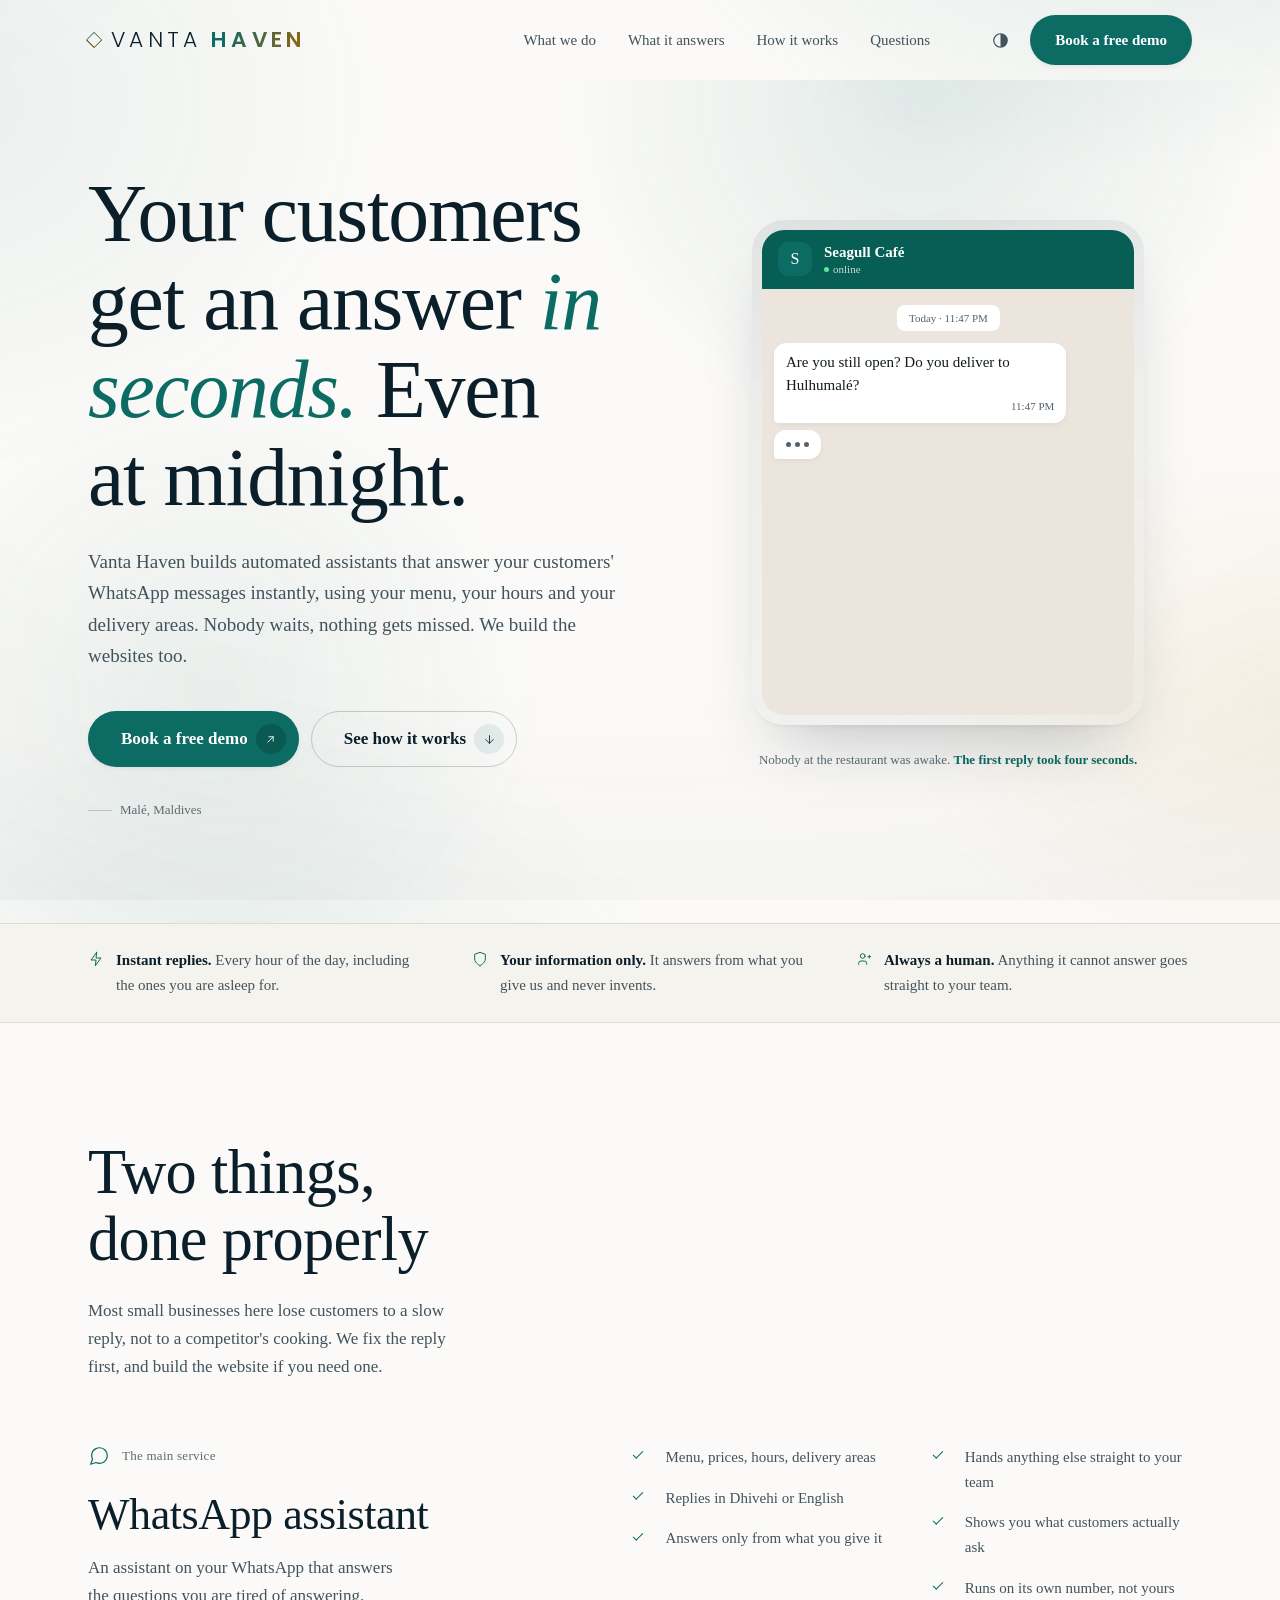
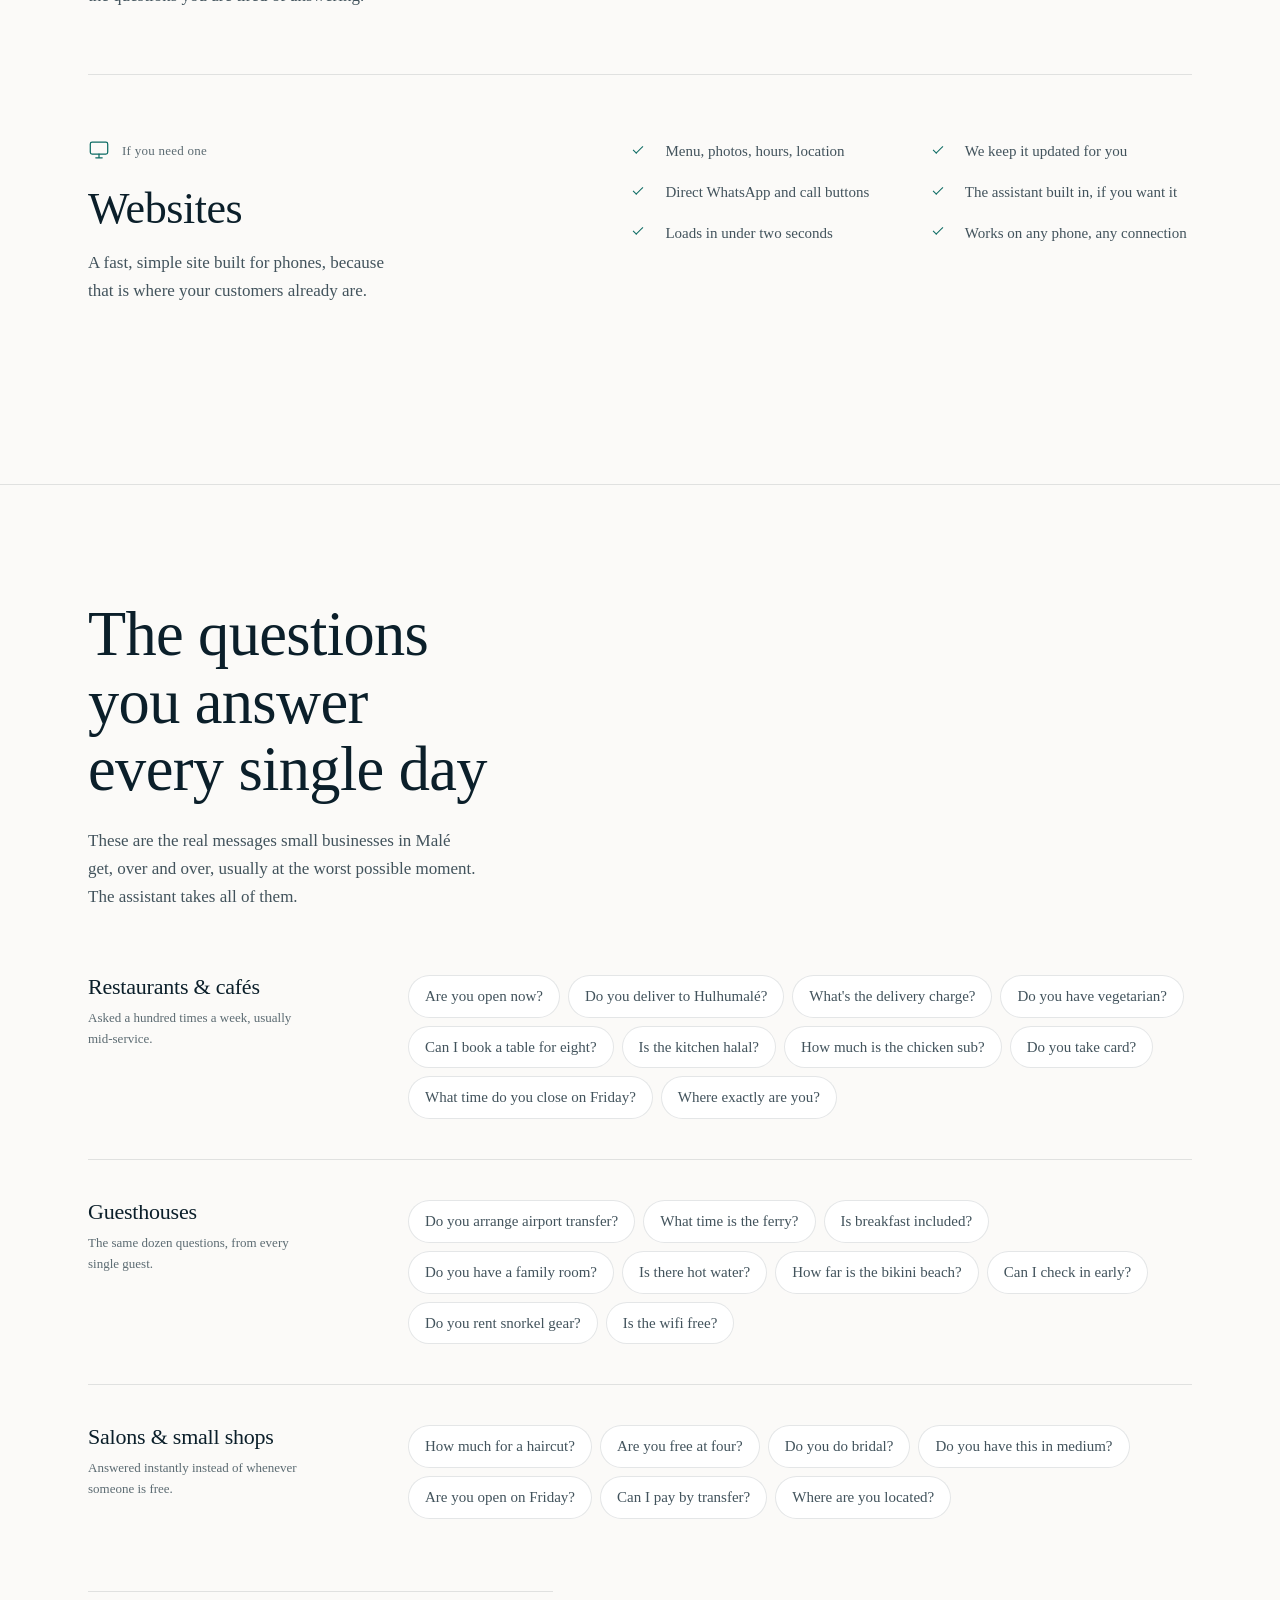
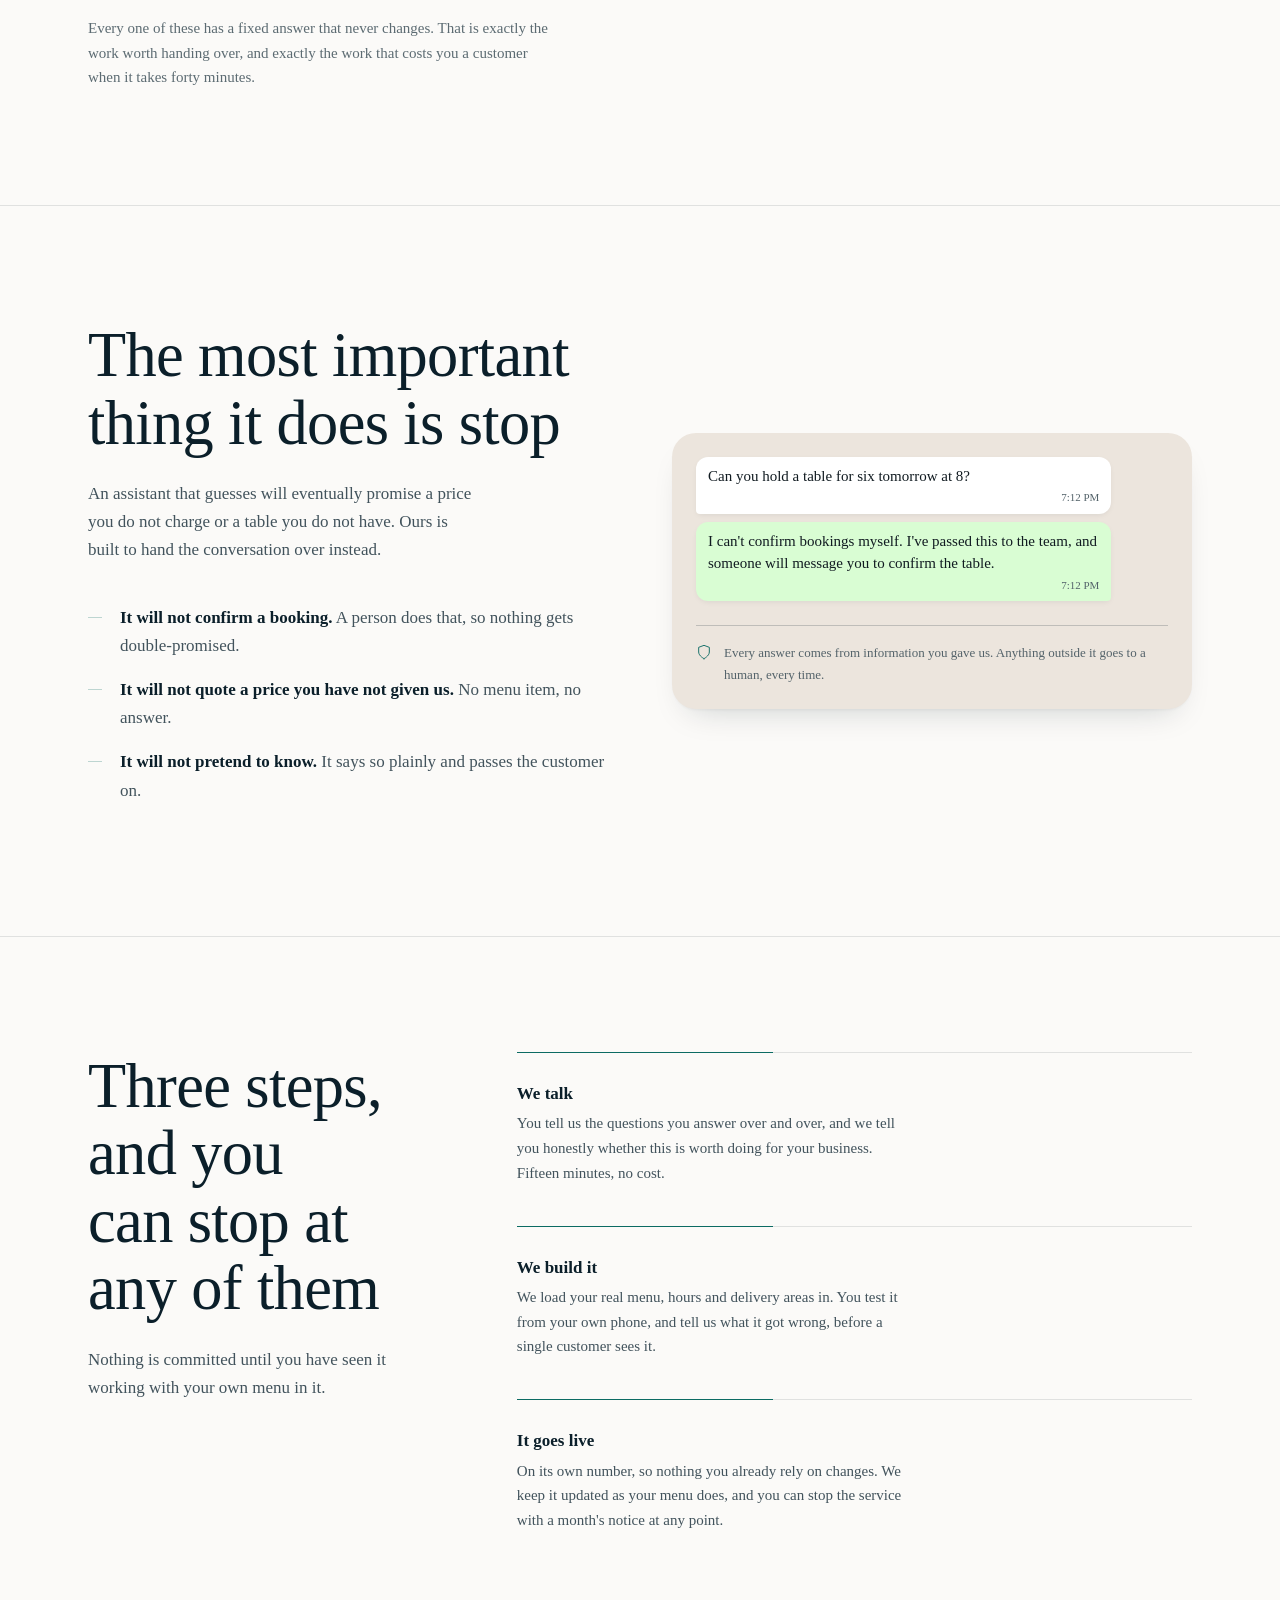
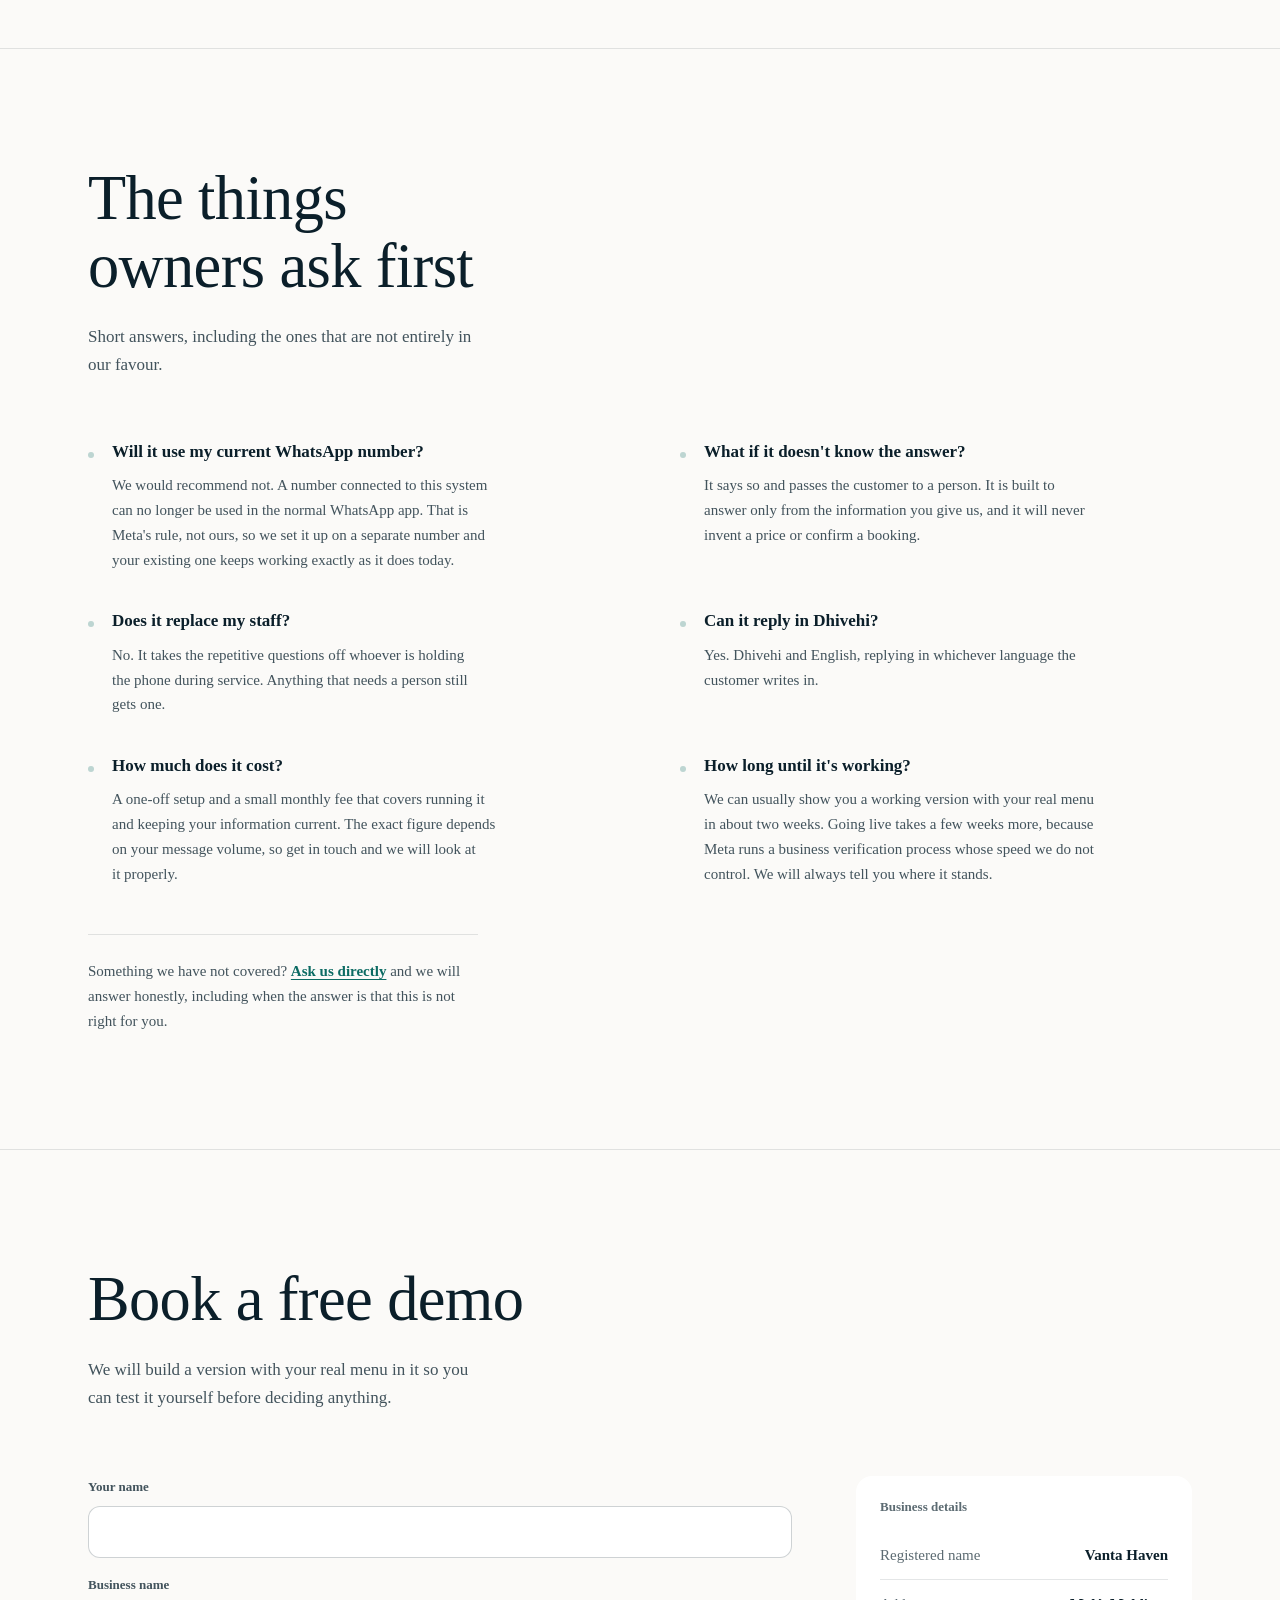
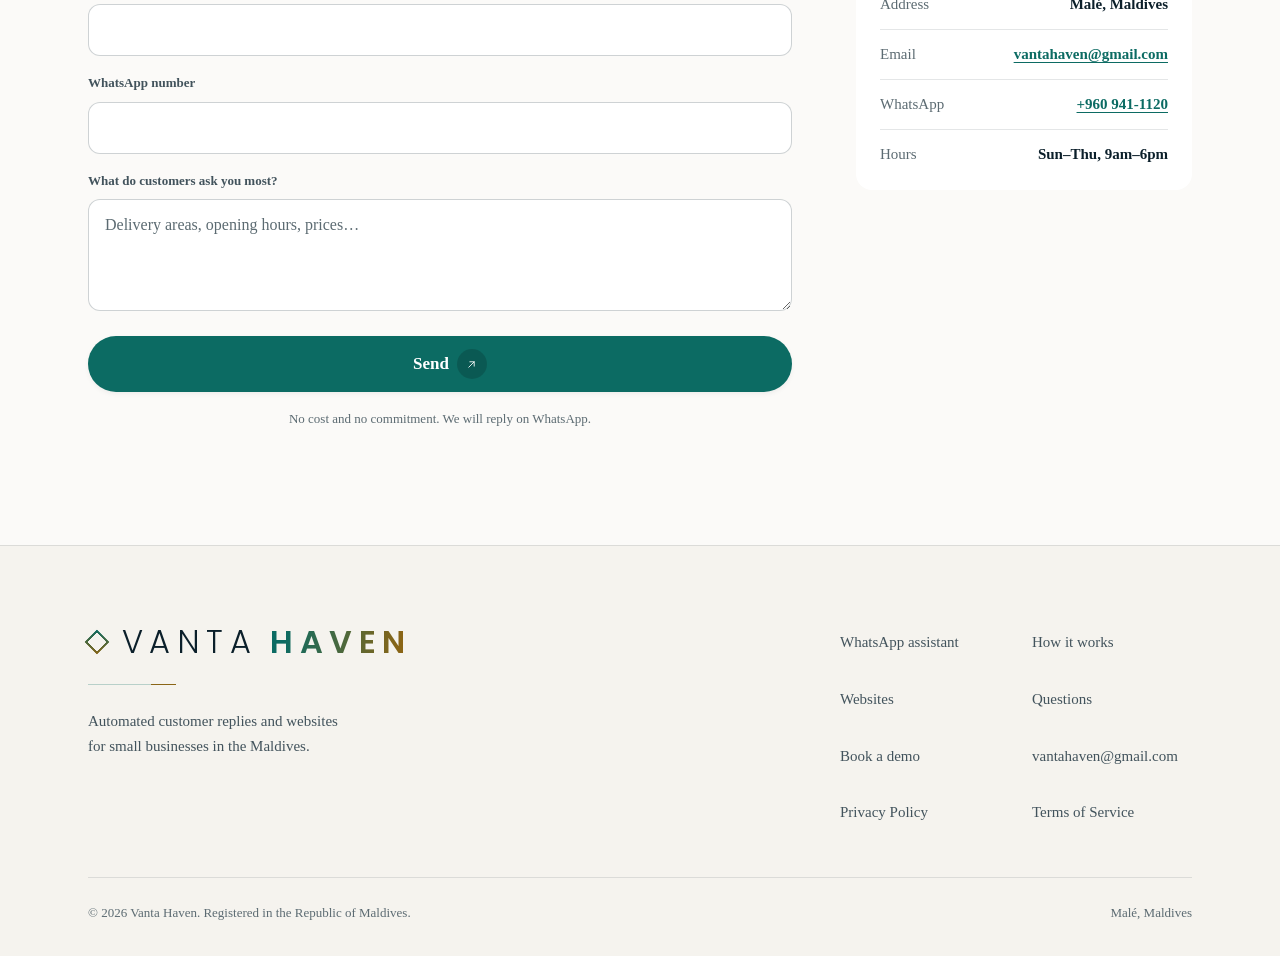
<file: index.html>
<!DOCTYPE html>
<html lang="en">
<head>
<meta charset="utf-8">
<meta name="viewport" content="width=device-width, initial-scale=1">
<title>Vanta Haven — WhatsApp assistants for Maldivian businesses</title>
<meta name="description" content="Vanta Haven builds automated assistants that answer your customers' WhatsApp messages instantly, from your menu, hours and delivery areas, so nobody waits. Websites too. Based in Malé, Maldives.">
<link rel="canonical" href="https://vantahaven.mv/">

<meta property="og:type" content="website">
<meta property="og:url" content="https://vantahaven.mv/">
<meta property="og:site_name" content="Vanta Haven">
<meta property="og:title" content="Vanta Haven — WhatsApp assistants for Maldivian businesses">
<meta property="og:description" content="Your customers get an answer in seconds. Even at midnight. Automated WhatsApp assistants and websites for small businesses in the Maldives.">
<meta property="og:locale" content="en_GB">
<meta property="og:image" content="https://vantahaven.mv/assets/og.png">
<meta property="og:image:width" content="1200">
<meta property="og:image:height" content="630">
<meta property="og:image:alt" content="Vanta Haven — your customers get an answer in seconds. Even at midnight.">
<meta name="twitter:card" content="summary_large_image">
<meta name="theme-color" content="#07100F">

<link rel="icon" type="image/svg+xml" href="assets/favicon.svg">
<link rel="apple-touch-icon" href="assets/apple-touch-icon.png">

<script>
(function(){
  var d=document.documentElement,t;
  d.classList.add('js');
  try{
    t=localStorage.getItem('nh-theme');
    if(t!=='light'&&t!=='dark'){
      t=window.matchMedia&&window.matchMedia('(prefers-color-scheme: light)').matches?'light':'dark';
    }
  }catch(e){t='dark';}
  d.setAttribute('data-theme',t);
  var m=document.querySelector('meta[name="theme-color"]');
  if(m)m.setAttribute('content',t==='light'?'#FBFAF8':'#07100F');
})();
</script>

<link rel="stylesheet" href="assets/styles.css">

<script type="application/ld+json">
{
  "@context":"https://schema.org",
  "@type":"ProfessionalService",
  "name":"Vanta Haven",
  "description":"Automated WhatsApp assistants and websites for small businesses in the Maldives.",
  "url":"https://vantahaven.mv/",
  "email":"vantahaven@gmail.com",
  "areaServed":{"@type":"Country","name":"Maldives"},
  "address":{"@type":"PostalAddress","addressLocality":"Malé","addressCountry":"MV"},
  "openingHoursSpecification":[{
    "@type":"OpeningHoursSpecification",
    "dayOfWeek":["Sunday","Monday","Tuesday","Wednesday","Thursday"],
    "opens":"09:00",
    "closes":"18:00"
  }]
}
</script>
<script type="application/ld+json">
{
  "@context": "https://schema.org",
  "@type": "FAQPage",
  "mainEntity": [
    {
      "@type": "Question",
      "name": "Will it use my current WhatsApp number?",
      "acceptedAnswer": {
        "@type": "Answer",
        "text": "We would recommend not. A number connected to this system can no longer be used in the normal WhatsApp app. That is Meta's rule, not ours, so we set it up on a separate number and your existing one keeps working exactly as it does today."
      }
    },
    {
      "@type": "Question",
      "name": "What if it doesn't know the answer?",
      "acceptedAnswer": {
        "@type": "Answer",
        "text": "It says so and passes the customer to a person. It is built to answer only from the information you give us, and it will never invent a price or confirm a booking."
      }
    },
    {
      "@type": "Question",
      "name": "Does it replace my staff?",
      "acceptedAnswer": {
        "@type": "Answer",
        "text": "No. It takes the repetitive questions off whoever is holding the phone during service. Anything that needs a person still gets one."
      }
    },
    {
      "@type": "Question",
      "name": "Can it reply in Dhivehi?",
      "acceptedAnswer": {
        "@type": "Answer",
        "text": "Yes. Dhivehi and English, replying in whichever language the customer writes in."
      }
    },
    {
      "@type": "Question",
      "name": "How much does it cost?",
      "acceptedAnswer": {
        "@type": "Answer",
        "text": "A one-off setup and a small monthly fee that covers running it and keeping your information current. The exact figure depends on your message volume, so get in touch and we will look at it properly."
      }
    },
    {
      "@type": "Question",
      "name": "How long until it's working?",
      "acceptedAnswer": {
        "@type": "Answer",
        "text": "We can usually show you a working version with your real menu in about two weeks. Going live takes a few weeks more, because Meta runs a business verification process whose speed we do not control. We will always tell you where it stands."
      }
    }
  ]
}
</script>
</head>
<body>

<a class="skip" href="#main">Skip to content</a>

<header class="site-header" data-stuck="false">
  <div class="wrap">
    <nav class="nav" aria-label="Primary">
      <a class="wordmark" data-logo-responsive aria-label="Vanta Haven — home" href="index.html"><span class="wordmark__mark" aria-hidden="true"></span><span class="wordmark__v">Vanta</span><span class="wordmark__mono" aria-hidden="true">H</span><span class="wordmark__h">Haven</span></a>

      <ul class="nav__links">
        <li><a href="#what-we-do">What we do</a></li>
        <li><a href="#what-it-answers">What it answers</a></li>
        <li><a href="#how-it-works">How it works</a></li>
        <li><a href="#questions">Questions</a></li>
      </ul>

      <div class="nav__end">
        <button class="theme" type="button" data-theme-toggle data-tip="Dark / light">
          <svg viewBox="0 0 24 24" fill="none" stroke="currentColor" stroke-width="1.5" stroke-linecap="round" stroke-linejoin="round" aria-hidden="true">
            <circle cx="12" cy="12" r="8.5"/>
            <path d="M12 3.5a8.5 8.5 0 0 1 0 17z" fill="currentColor" stroke="none"/>
          </svg>
          <span class="sr" data-theme-label>Switch to light theme</span>
        </button>

        <a class="btn btn--primary nav__cta" href="#contact">Book a free demo</a>

        <button class="nav__toggle" type="button" aria-expanded="false" aria-controls="mobile-nav">
          <span class="bar"></span>
          <span class="sr">Menu</span>
        </button>
      </div>
    </nav>

    <div class="nav__drawer" id="mobile-nav" data-open="false">
      <a href="#what-we-do">What we do</a>
      <a href="#what-it-answers">What it answers</a>
      <a href="#how-it-works">How it works</a>
      <a href="#questions">Questions</a>
      <a class="btn btn--primary btn--block" href="#contact">Book a free demo</a>
    </div>
  </div>
</header>

<main id="main">

  <section class="hero">
    <div class="hero__aura" aria-hidden="true"></div>
    <div class="wrap">
      <div class="hero__grid">

        <div>
          <h1 data-rise>Your customers get an answer <em>in seconds.</em> Even at midnight.</h1>
          <p class="hero__lead" data-rise="2">
            Vanta Haven builds automated assistants that answer your customers' WhatsApp messages
            instantly, using your menu, your hours and your delivery areas. Nobody waits, nothing
            gets missed. We build the websites too.
          </p>
          <div class="hero__actions" data-rise="3">
            <a class="btn btn--primary btn--lg" href="#contact">
              Book a free demo
              <span class="btn__disc" aria-hidden="true">
                <svg viewBox="0 0 24 24" fill="none" stroke="currentColor" stroke-linecap="round" stroke-linejoin="round"><path d="M7 17 17 7M9 7h8v8"/></svg>
              </span>
            </a>
            <a class="btn btn--ghost btn--lg" href="#how-it-works">
              See how it works
              <span class="btn__disc" aria-hidden="true">
                <svg viewBox="0 0 24 24" fill="none" stroke="currentColor" stroke-linecap="round" stroke-linejoin="round"><path d="M12 5v14M5 12l7 7 7-7"/></svg>
              </span>
            </a>
          </div>
          <p class="hero__where" data-rise="4">Malé, Maldives</p>
        </div>

        <div class="demo" id="demo">
          <div class="demo__tray" data-rise="2">
            <div class="demo__phone">
              <div class="demo__bar">
                <span class="demo__av" aria-hidden="true">S</span>
                <span class="demo__who">
                  <b>Seagull Café</b>
                  <span><i aria-hidden="true"></i> online</span>
                </span>
              </div>
              <div class="demo__body" role="img" aria-label="An example WhatsApp conversation at 11:47 PM. A customer asks whether the restaurant is open and delivers to Hulhumalé, and the assistant answers instantly with the closing time, the delivery charge and the vegetarian options.">
                <span class="demo__stamp" data-seq data-hold="500">Today · 11:47 PM</span>

                <div class="msg msg--in" data-seq data-hold="900">
                  Are you still open? Do you deliver to Hulhumalé?
                  <time>11:47 PM</time>
                </div>

                <div class="typing" data-hold="1100" aria-hidden="true"><i></i><i></i><i></i></div>

                <div class="msg msg--out" data-seq data-hold="1600">
                  Open until 1:00 AM. Yes, we deliver to Hulhumalé: MVR 30, about 35 minutes.
                  <time>11:47 PM</time>
                </div>

                <div class="msg msg--in" data-seq data-hold="800">
                  Anything vegetarian?
                  <time>11:48 PM</time>
                </div>

                <div class="typing" data-hold="900" aria-hidden="true"><i></i><i></i><i></i></div>

                <div class="msg msg--out" data-seq data-hold="0">
                  Five vegetarian dishes tonight. Sending you the list and prices now.
                  <time>11:48 PM</time>
                </div>
              </div>
            </div>
          </div>
          <p class="demo__caption">Nobody at the restaurant was awake. <b>The first reply took four seconds.</b></p>
          <button class="demo__replay" type="button" data-replay hidden>
            <svg viewBox="0 0 24 24" fill="none" stroke="currentColor" stroke-linecap="round" stroke-linejoin="round" aria-hidden="true"><path d="M3 12a9 9 0 1 0 3-6.7"/><path d="M3 4v4h4"/></svg>
            Play again
          </button>
        </div>

      </div>
    </div>
  </section>

  <div class="band">
    <div class="wrap">
      <ul data-reveal-group>
        <li>
          <svg viewBox="0 0 24 24" fill="none" stroke="currentColor" stroke-linecap="round" stroke-linejoin="round" aria-hidden="true"><path d="M13 2 4.5 13.5H12l-1 8.5 8.5-11.5H12l1-8.5z"/></svg>
          <span><b>Instant replies.</b> Every hour of the day, including the ones you are asleep for.</span>
        </li>
        <li>
          <svg viewBox="0 0 24 24" fill="none" stroke="currentColor" stroke-linecap="round" stroke-linejoin="round" aria-hidden="true"><path d="M12 22s8-4 8-10V5l-8-3-8 3v7c0 6 8 10 8 10z"/></svg>
          <span><b>Your information only.</b> It answers from what you give us and never invents.</span>
        </li>
        <li>
          <svg viewBox="0 0 24 24" fill="none" stroke="currentColor" stroke-linecap="round" stroke-linejoin="round" aria-hidden="true"><path d="M16 20v-1.5a3.5 3.5 0 0 0-3.5-3.5h-5A3.5 3.5 0 0 0 4 18.5V20"/><circle cx="10" cy="7.5" r="3.5"/><path d="M18 8.5h4M20 6.5v4"/></svg>
          <span><b>Always a human.</b> Anything it cannot answer goes straight to your team.</span>
        </li>
      </ul>
    </div>
  </div>

  <section class="section" id="what-we-do">
    <div class="wrap">
      <div class="shead" data-reveal>
        <h2>Two things, done properly</h2>
        <p>Most small businesses here lose customers to a slow reply, not to a competitor's
           cooking. We fix the reply first, and build the website if you need one.</p>
      </div>

      <article class="svc" data-reveal>
        <div>
          <div class="svc__mark">
            <svg viewBox="0 0 24 24" fill="none" stroke="currentColor" stroke-linecap="round" stroke-linejoin="round" aria-hidden="true"><path d="M21 11.5a8.4 8.4 0 0 1-.9 3.8 8.5 8.5 0 0 1-7.6 4.7 8.4 8.4 0 0 1-3.8-.9L3 21l1.9-5.7a8.4 8.4 0 0 1-.9-3.8 8.5 8.5 0 0 1 4.7-7.6 8.4 8.4 0 0 1 3.8-.9h.5a8.5 8.5 0 0 1 8 8v.5z"/></svg>
            <span>The main service</span>
          </div>
          <h3>WhatsApp assistant</h3>
          <p class="svc__lede">An assistant on your WhatsApp that answers the questions you are
             tired of answering.</p>
        </div>
        <ul class="svc__list">
          <li>Menu, prices, hours, delivery areas</li>
          <li>Replies in Dhivehi or English</li>
          <li>Answers only from what you give it</li>
          <li>Hands anything else straight to your team</li>
          <li>Shows you what customers actually ask</li>
          <li>Runs on its own number, not yours</li>
        </ul>
      </article>

      <article class="svc" id="websites" data-reveal>
        <div>
          <div class="svc__mark">
            <svg viewBox="0 0 24 24" fill="none" stroke="currentColor" stroke-linecap="round" stroke-linejoin="round" aria-hidden="true"><rect x="2.5" y="3.5" width="19" height="13" rx="2"/><path d="M8.5 20.5h7M12 16.5v4"/></svg>
            <span>If you need one</span>
          </div>
          <h3>Websites</h3>
          <p class="svc__lede">A fast, simple site built for phones, because that is where your
             customers already are.</p>
        </div>
        <ul class="svc__list">
          <li>Menu, photos, hours, location</li>
          <li>Direct WhatsApp and call buttons</li>
          <li>Loads in under two seconds</li>
          <li>We keep it updated for you</li>
          <li>The assistant built in, if you want it</li>
          <li>Works on any phone, any connection</li>
        </ul>
      </article>
    </div>
  </section>

  <section class="section" id="what-it-answers">
    <div class="wrap">
      <div class="shead" data-reveal>
        <h2>The questions you answer every single day</h2>
        <p>These are the real messages small businesses in Malé get, over and over, usually at
           the worst possible moment. The assistant takes all of them.</p>
      </div>

      <div class="ask">
        <div class="ask__row">
          <div class="ask__who">
            <h3>Restaurants &amp; cafés</h3>
            <p>Asked a hundred times a week, usually mid-service.</p>
          </div>
          <ul class="ask__chips" data-reveal-group>
            <li>Are you open now?</li>
            <li>Do you deliver to Hulhumalé?</li>
            <li>What's the delivery charge?</li>
            <li>Do you have vegetarian?</li>
            <li>Can I book a table for eight?</li>
            <li>Is the kitchen halal?</li>
            <li>How much is the chicken sub?</li>
            <li>Do you take card?</li>
            <li>What time do you close on Friday?</li>
            <li>Where exactly are you?</li>
          </ul>
        </div>

        <div class="ask__row">
          <div class="ask__who">
            <h3>Guesthouses</h3>
            <p>The same dozen questions, from every single guest.</p>
          </div>
          <ul class="ask__chips" data-reveal-group>
            <li>Do you arrange airport transfer?</li>
            <li>What time is the ferry?</li>
            <li>Is breakfast included?</li>
            <li>Do you have a family room?</li>
            <li>Is there hot water?</li>
            <li>How far is the bikini beach?</li>
            <li>Can I check in early?</li>
            <li>Do you rent snorkel gear?</li>
            <li>Is the wifi free?</li>
          </ul>
        </div>

        <div class="ask__row">
          <div class="ask__who">
            <h3>Salons &amp; small shops</h3>
            <p>Answered instantly instead of whenever someone is free.</p>
          </div>
          <ul class="ask__chips" data-reveal-group>
            <li>How much for a haircut?</li>
            <li>Are you free at four?</li>
            <li>Do you do bridal?</li>
            <li>Do you have this in medium?</li>
            <li>Are you open on Friday?</li>
            <li>Can I pay by transfer?</li>
            <li>Where are you located?</li>
          </ul>
        </div>
      </div>

      <p class="ask__note" data-reveal>Every one of these has a fixed answer that never changes. That is
         exactly the work worth handing over, and exactly the work that costs you a customer
         when it takes forty minutes.</p>
    </div>
  </section>

  <section class="section" id="honest">
    <div class="wrap">
      <div class="honest">
        <div>
          <div class="shead" data-reveal>
            <h2>The most important thing it does is stop</h2>
            <p>An assistant that guesses will eventually promise a price you do not charge or a
               table you do not have. Ours is built to hand the conversation over instead.</p>
          </div>
          <ul class="wont">
            <li><b>It will not confirm a booking.</b> A person does that, so nothing gets
                double-promised.</li>
            <li><b>It will not quote a price you have not given us.</b> No menu item, no answer.</li>
            <li><b>It will not pretend to know.</b> It says so plainly and passes the customer on.</li>
          </ul>
        </div>

        <div class="proof" data-reveal>
          <div class="msg msg--in">
            Can you hold a table for six tomorrow at 8?
            <time>7:12 PM</time>
          </div>
          <div class="msg msg--out">
            I can't confirm bookings myself. I've passed this to the team, and someone will message
            you to confirm the table.
            <time>7:12 PM</time>
          </div>
          <p class="proof__foot">
            <svg viewBox="0 0 24 24" fill="none" stroke="currentColor" stroke-linecap="round" stroke-linejoin="round" aria-hidden="true"><path d="M12 22s8-4 8-10V5l-8-3-8 3v7c0 6 8 10 8 10z"/></svg>
            <span>Every answer comes from information you gave us. Anything outside it goes to a
            human, every time.</span>
          </p>
        </div>
      </div>
    </div>
  </section>

  <section class="section" id="how-it-works">
    <div class="wrap">
      <div class="split">
        <div class="shead" data-reveal>
          <h2>Three steps, and you can stop at any of them</h2>
          <p>Nothing is committed until you have seen it working with your own menu in it.</p>
        </div>

        <div class="steps">
          <article class="step">
            <h3>We talk</h3>
            <p>You tell us the questions you answer over and over, and we tell you honestly
               whether this is worth doing for your business. Fifteen minutes, no cost.</p>
          </article>
          <article class="step">
            <h3>We build it</h3>
            <p>We load your real menu, hours and delivery areas in. You test it from your own
               phone, and tell us what it got wrong, before a single customer sees it.</p>
          </article>
          <article class="step">
            <h3>It goes live</h3>
            <p>On its own number, so nothing you already rely on changes. We keep it updated as
               your menu does, and you can stop the service with a month's notice at any point.</p>
          </article>
        </div>
      </div>
    </div>
  </section>

  <section class="section" id="questions">
    <div class="wrap">
      <div class="shead" data-reveal>
        <h2>The things owners ask first</h2>
        <p>Short answers, including the ones that are not entirely in our favour.</p>
      </div>

      <div class="faq" data-reveal-group>
          <div class="faq__item">
            <h3>Will it use my current WhatsApp number?</h3>
            <p>We would recommend not. A number connected to this system can no longer be used in
               the normal WhatsApp app. That is Meta's rule, not ours, so we set it up on a
               separate number and your existing one keeps working exactly as it does today.</p>
          </div>
          <div class="faq__item">
            <h3>What if it doesn't know the answer?</h3>
            <p>It says so and passes the customer to a person. It is built to answer only from the
               information you give us, and it will never invent a price or confirm a booking.</p>
          </div>
          <div class="faq__item">
            <h3>Does it replace my staff?</h3>
            <p>No. It takes the repetitive questions off whoever is holding the phone during
               service. Anything that needs a person still gets one.</p>
          </div>
          <div class="faq__item">
            <h3>Can it reply in Dhivehi?</h3>
            <p>Yes. Dhivehi and English, replying in whichever language the customer writes in.</p>
          </div>
          <div class="faq__item">
            <h3>How much does it cost?</h3>
            <p>A one-off setup and a small monthly fee that covers running it and keeping your
               information current. The exact figure depends on your message volume, so get in
               touch and we will look at it properly.</p>
          </div>
          <div class="faq__item">
            <h3>How long until it's working?</h3>
            <p>We can usually show you a working version with your real menu in about two weeks.
               Going live takes a few weeks more, because Meta runs a business verification
               process whose speed we do not control. We will always tell you where it stands.</p>
          </div>

        <p class="faq__more">Something we have not covered?
          <a href="#contact">Ask us directly</a> and we will answer honestly, including when the
          answer is that this is not right for you.</p>
      </div>
    </div>
  </section>

  <section class="section" id="contact">
    <div class="wrap">
      <div class="shead" data-reveal>
        <h2>Book a free demo</h2>
        <p>We will build a version with your real menu in it so you can test it yourself before
           deciding anything.</p>
      </div>

      <div class="contact">
        <div data-reveal>
          <form id="demo-form" data-endpoint="/api/lead" data-whatsapp="9609411120" novalidate>
            <div class="hp" aria-hidden="true">
              <label for="company-website">Company website</label>
              <input type="text" id="company-website" name="company_website" tabindex="-1" autocomplete="off">
            </div>
            <div class="field">
              <label for="name">Your name</label>
              <input type="text" id="name" name="name" autocomplete="name" required>
            </div>
            <div class="field">
              <label for="business">Business name</label>
              <input type="text" id="business" name="business" autocomplete="organization" required>
            </div>
            <div class="field">
              <label for="phone">WhatsApp number</label>
              <input type="tel" id="phone" name="phone" autocomplete="tel" inputmode="tel" required>
            </div>
            <div class="field">
              <label for="message">What do customers ask you most?</label>
              <textarea id="message" name="message" placeholder="Delivery areas, opening hours, prices…"></textarea>
            </div>

            <button class="btn btn--primary btn--lg btn--block" type="submit">
              Send
              <span class="btn__disc" aria-hidden="true">
                <svg viewBox="0 0 24 24" fill="none" stroke="currentColor" stroke-linecap="round" stroke-linejoin="round"><path d="M7 17 17 7M9 7h8v8"/></svg>
              </span>
            </button>
            <p class="form__note">No cost and no commitment. We will reply on WhatsApp.</p>
            <p class="form__status" id="form-status" role="status" aria-live="polite"></p>
          </form>
          <noscript>
            <p class="form__note">This form needs JavaScript. Message us directly on
            WhatsApp or email <a href="mailto:vantahaven@gmail.com">vantahaven@gmail.com</a>.</p>
          </noscript>
        </div>

        <aside class="details" data-reveal>
          <h3>Business details</h3>
          <dl>
            <div class="row"><dt>Registered name</dt><dd>Vanta Haven</dd></div>
            <div class="row"><dt>Address</dt><dd>Malé, Maldives</dd></div>
            <div class="row"><dt>Email</dt><dd><a href="mailto:vantahaven@gmail.com" data-tip="Opens your email app">vantahaven@gmail.com</a></dd></div>
            <div class="row"><dt>WhatsApp</dt><dd><a href="https://wa.me/9609411120" data-tip="Opens a WhatsApp chat">+960 941-1120</a></dd></div>
            <div class="row"><dt>Hours</dt><dd>Sun–Thu, 9am–6pm</dd></div>
          </dl>
        </aside>
      </div>
    </div>
  </section>

</main>

<footer class="site-footer">
  <div class="wrap">
    <div class="footer__top">
      <div class="footer__blurb">
        <span class="wordmark"><span class="wordmark__mark" aria-hidden="true"></span><span class="wordmark__v">Vanta</span><span class="wordmark__mono" aria-hidden="true">H</span><span class="wordmark__h">Haven</span></span>
        <div class="rule"></div>
        <p>Automated customer replies and websites for small businesses in the Maldives.</p>
      </div>
      <nav class="footer__nav" aria-label="Footer">
        <a href="#what-we-do">WhatsApp assistant</a>
        <a href="#how-it-works">How it works</a>
        <a href="#websites">Websites</a>
        <a href="#questions">Questions</a>
        <a href="#contact">Book a demo</a>
        <a href="mailto:vantahaven@gmail.com">vantahaven@gmail.com</a>
        <a href="privacy.html">Privacy Policy</a>
        <a href="terms.html">Terms of Service</a>
      </nav>
    </div>
    <div class="footer__bottom">
      <span>© <span data-year>2026</span> Vanta Haven. Registered in the Republic of Maldives.</span>
      <span>Malé, Maldives</span>
    </div>
  </div>
</footer>

<script src="assets/main.js" defer></script>
</body>
</html>
</file>
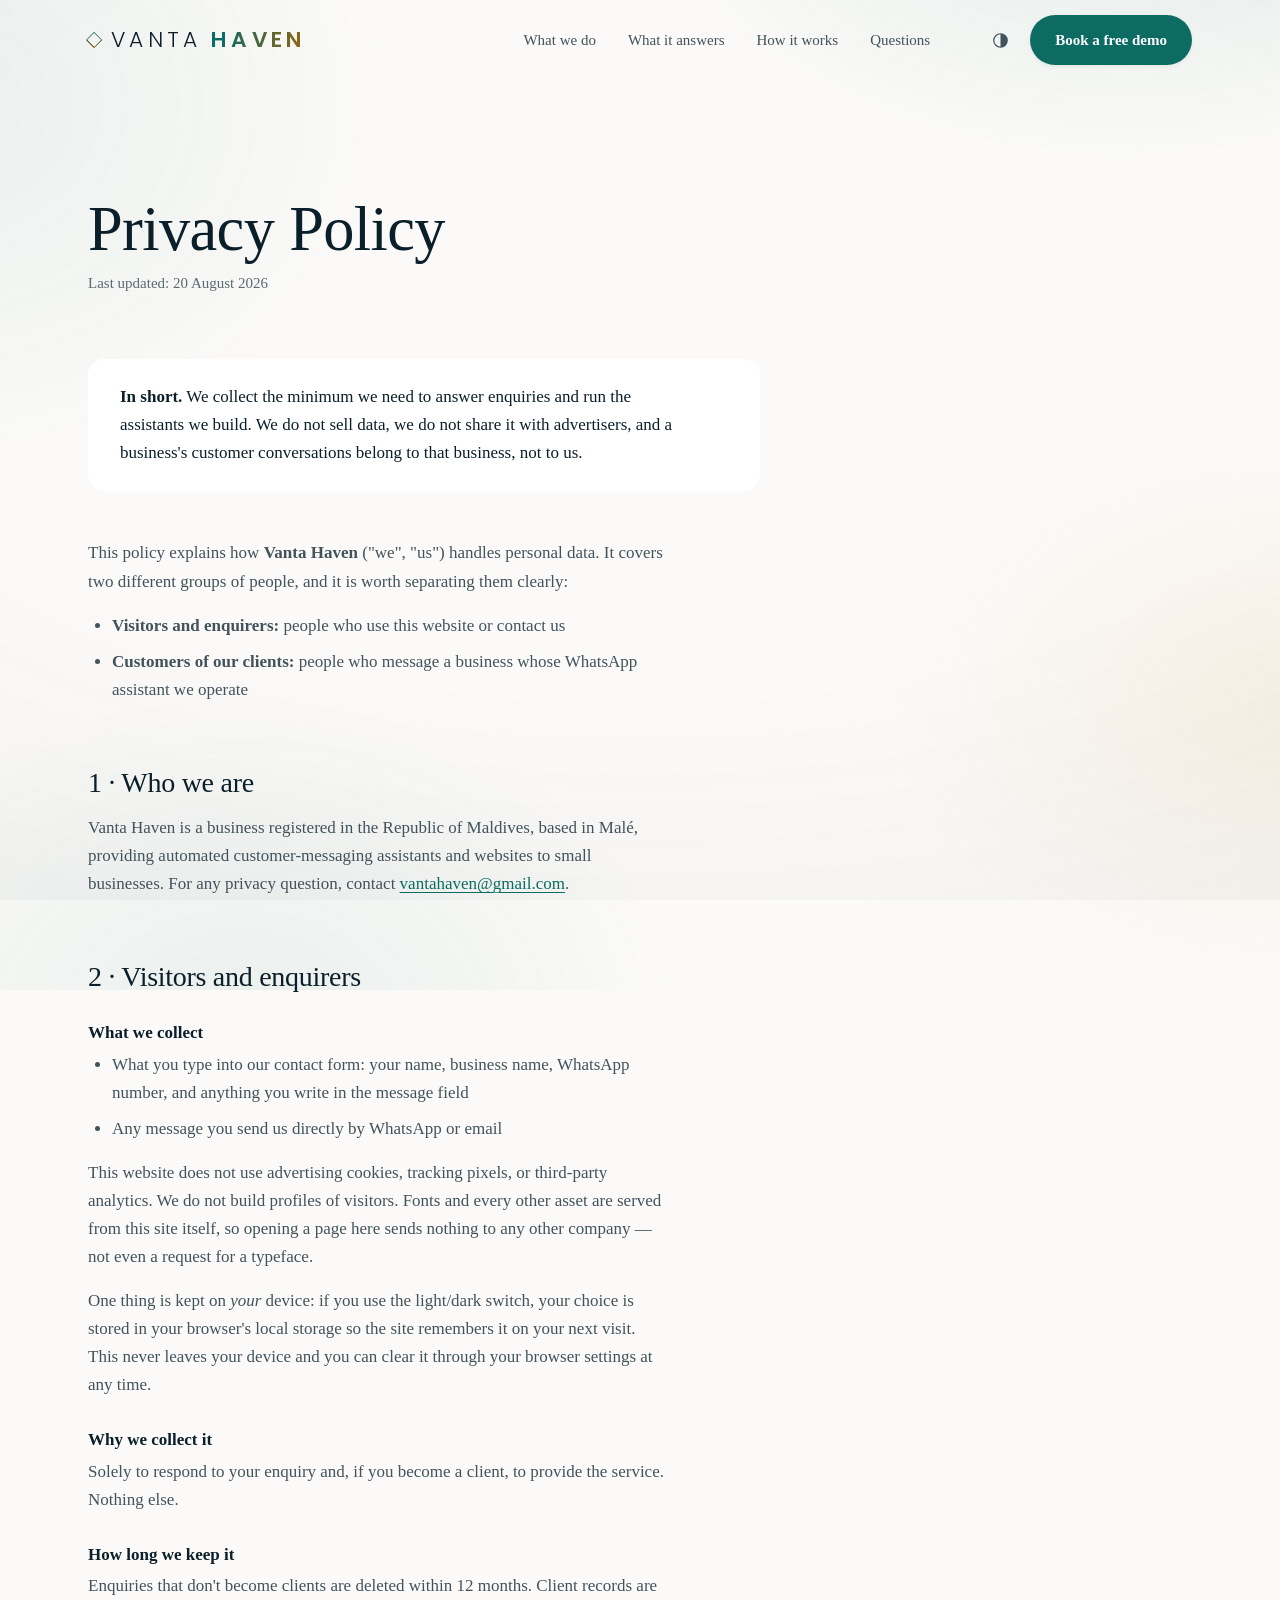
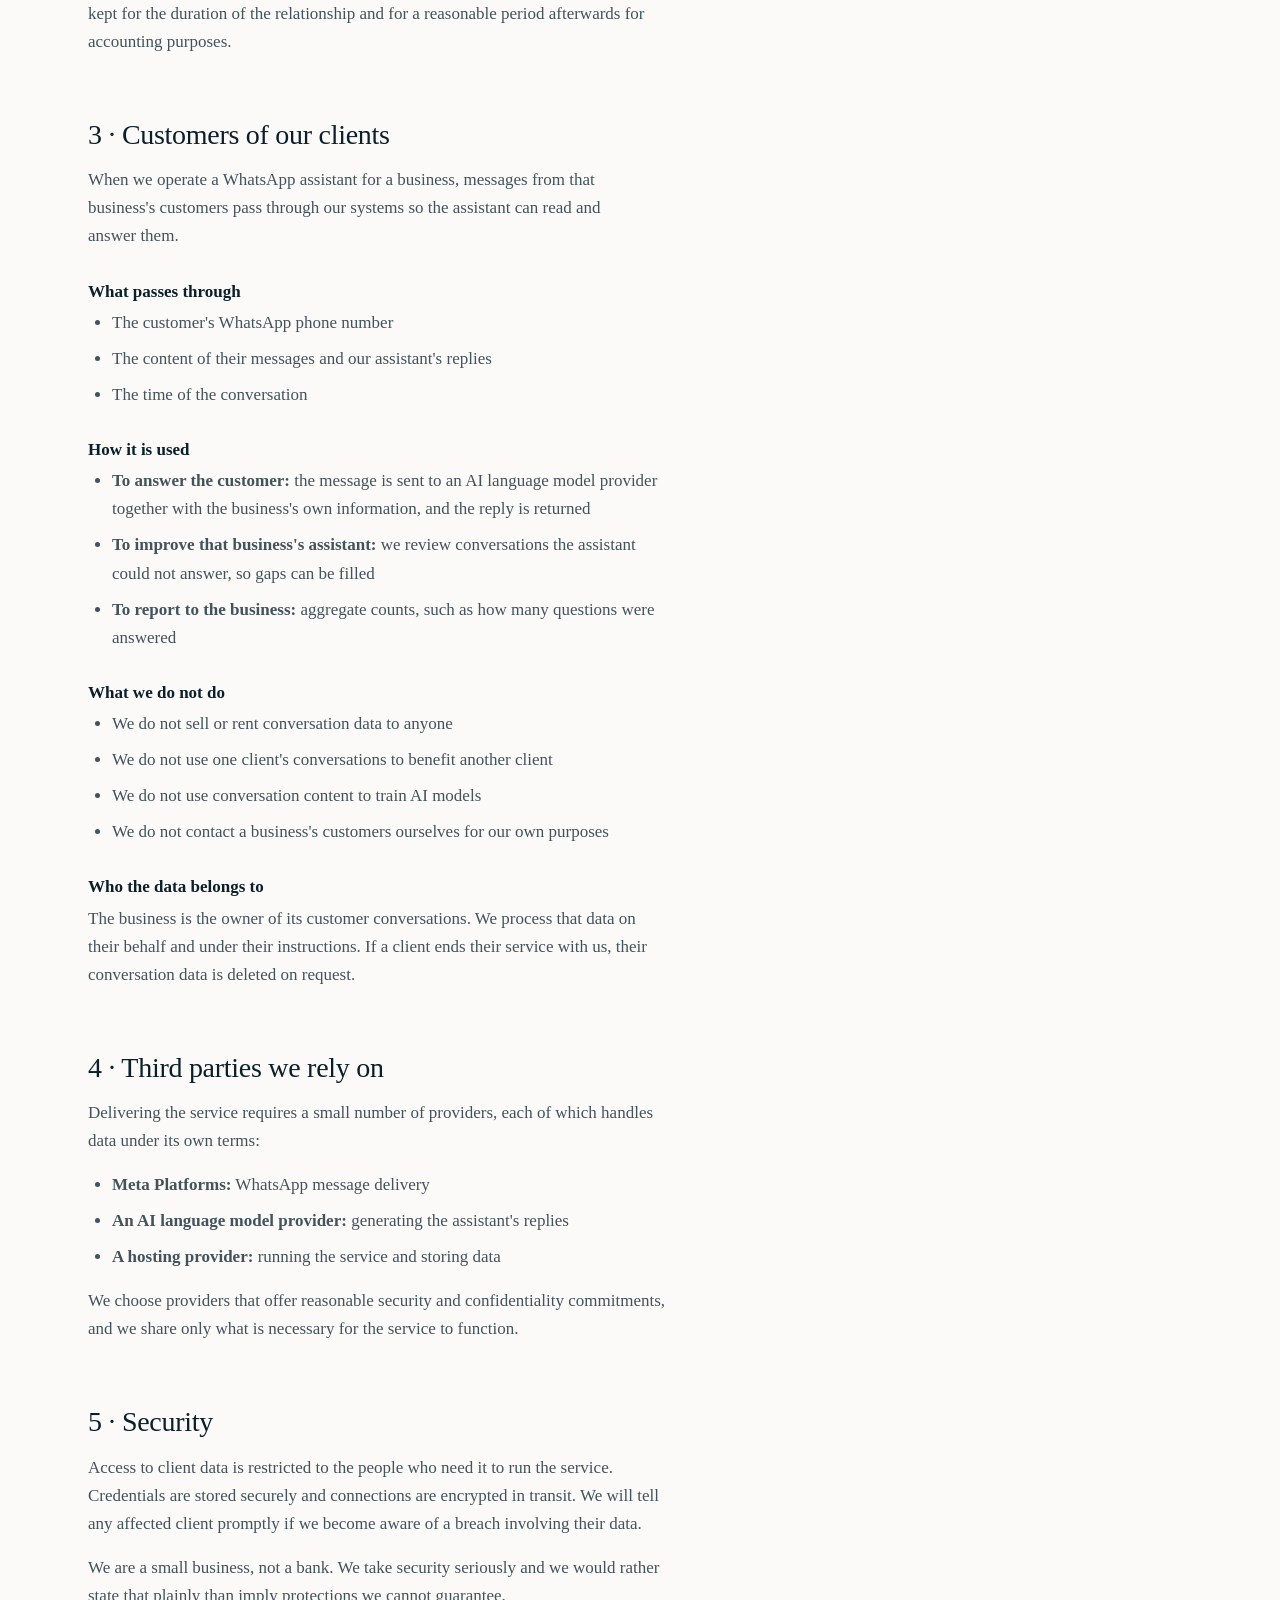
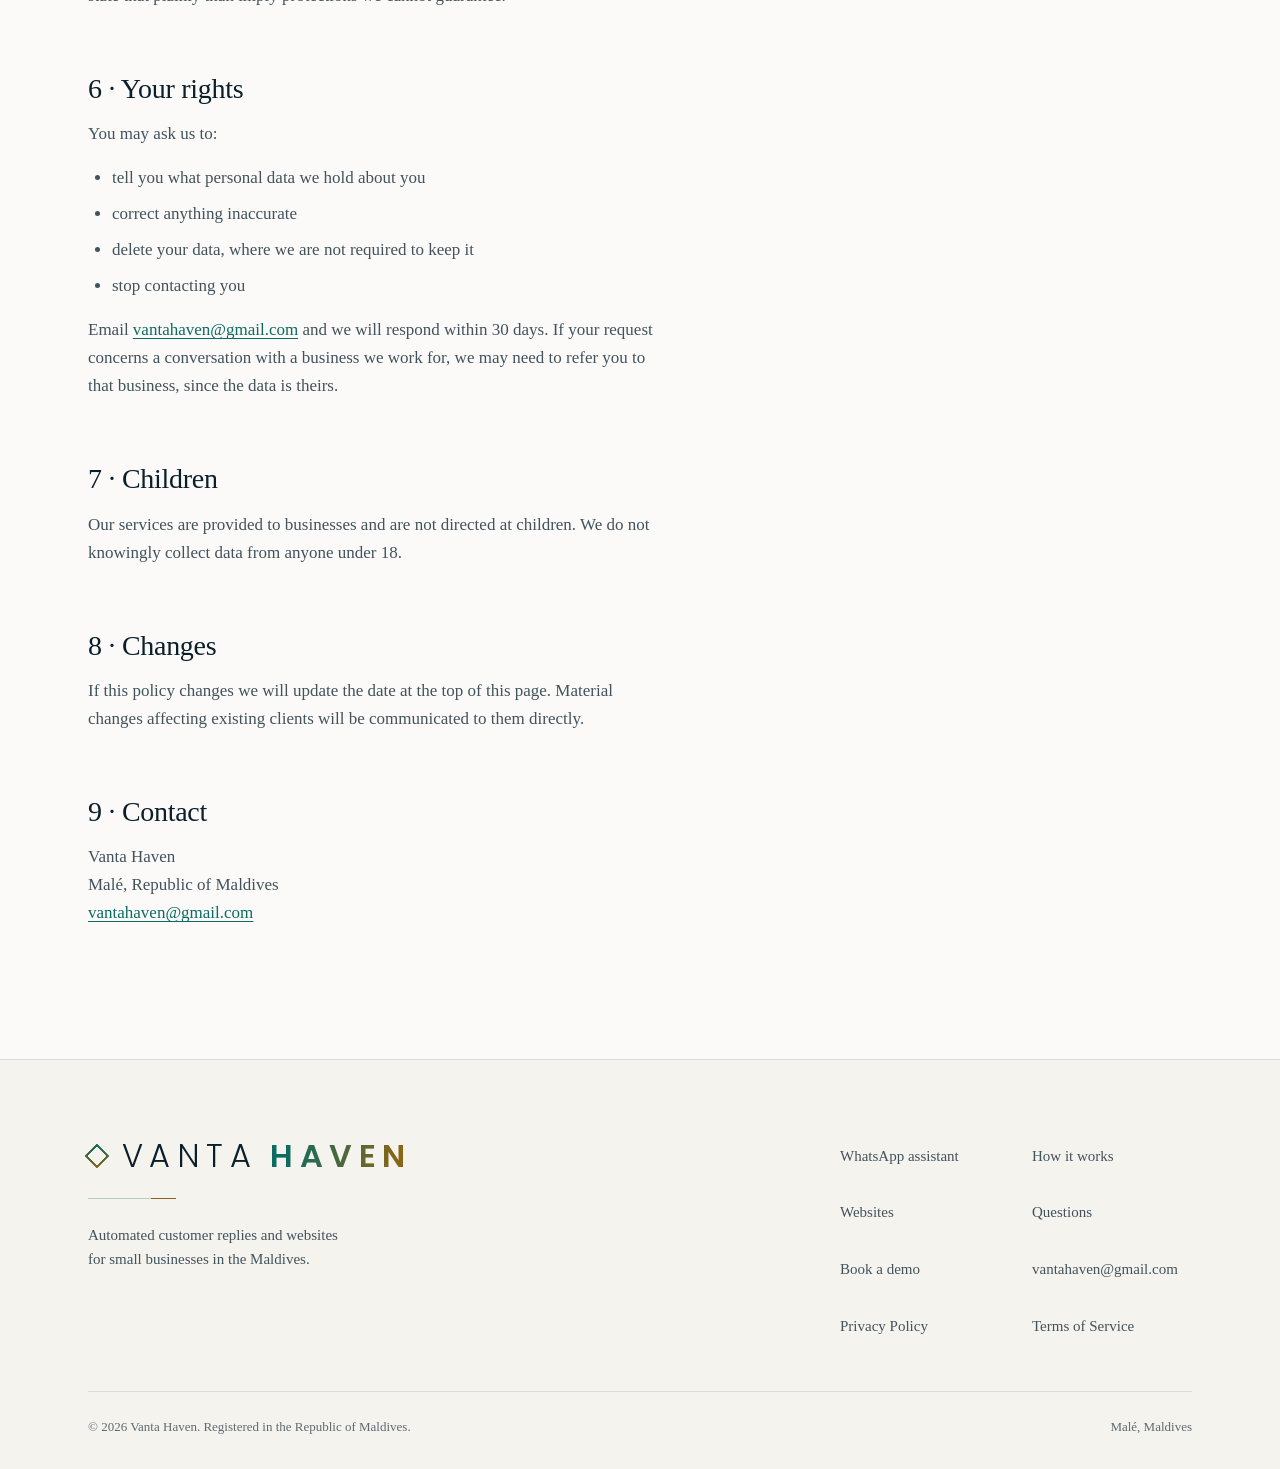
<file: privacy.html>
<!DOCTYPE html>
<html lang="en">
<head>
<meta charset="utf-8">
<meta name="viewport" content="width=device-width, initial-scale=1">
<title>Privacy Policy — Vanta Haven</title>
<meta name="description" content="How Vanta Haven collects, uses, stores and protects personal data, both our own visitors and the customers of the businesses we work with.">
<link rel="canonical" href="https://vantahaven.mv/privacy">
<meta property="og:type" content="article">
<meta property="og:url" content="https://vantahaven.mv/privacy">
<meta property="og:site_name" content="Vanta Haven">
<meta property="og:title" content="Privacy Policy — Vanta Haven">
<meta property="og:description" content="How Vanta Haven collects, uses, stores and protects personal data.">
<meta property="og:locale" content="en_GB">
<meta property="og:image" content="https://vantahaven.mv/assets/og.png">
<meta property="og:image:width" content="1200">
<meta property="og:image:height" content="630">
<meta name="twitter:card" content="summary_large_image">
<meta name="robots" content="index,follow">
<meta name="theme-color" content="#07100F">

<link rel="icon" type="image/svg+xml" href="assets/favicon.svg">
<link rel="apple-touch-icon" href="assets/apple-touch-icon.png">

<script>
(function(){
  var d=document.documentElement,t;
  d.classList.add('js');
  try{
    t=localStorage.getItem('nh-theme');
    if(t!=='light'&&t!=='dark'){
      t=window.matchMedia&&window.matchMedia('(prefers-color-scheme: light)').matches?'light':'dark';
    }
  }catch(e){t='dark';}
  d.setAttribute('data-theme',t);
  var m=document.querySelector('meta[name="theme-color"]');
  if(m)m.setAttribute('content',t==='light'?'#FBFAF8':'#07100F');
})();
</script>

<link rel="stylesheet" href="assets/styles.css">
</head>
<body>

<a class="skip" href="#main">Skip to content</a>

<header class="site-header" data-stuck="false">
  <div class="wrap">
    <nav class="nav" aria-label="Primary">
      <a class="wordmark" data-logo-responsive aria-label="Vanta Haven — home" href="index.html"><span class="wordmark__mark" aria-hidden="true"></span><span class="wordmark__v">Vanta</span><span class="wordmark__mono" aria-hidden="true">H</span><span class="wordmark__h">Haven</span></a>

      <ul class="nav__links">
        <li><a href="index.html#what-we-do">What we do</a></li>
        <li><a href="index.html#what-it-answers">What it answers</a></li>
        <li><a href="index.html#how-it-works">How it works</a></li>
        <li><a href="index.html#questions">Questions</a></li>
      </ul>

      <div class="nav__end">
        <button class="theme" type="button" data-theme-toggle>
          <svg viewBox="0 0 24 24" fill="none" stroke="currentColor" stroke-width="1.5" stroke-linecap="round" stroke-linejoin="round" aria-hidden="true">
            <circle cx="12" cy="12" r="8.5"/>
            <path d="M12 3.5a8.5 8.5 0 0 1 0 17z" fill="currentColor" stroke="none"/>
          </svg>
          <span class="sr" data-theme-label>Switch to light theme</span>
        </button>

        <a class="btn btn--primary nav__cta" href="index.html#contact">Book a free demo</a>

        <button class="nav__toggle" type="button" aria-expanded="false" aria-controls="mobile-nav">
          <span class="bar"></span>
          <span class="sr">Menu</span>
        </button>
      </div>
    </nav>

    <div class="nav__drawer" id="mobile-nav" data-open="false">
      <a href="index.html#what-we-do">What we do</a>
      <a href="index.html#what-it-answers">What it answers</a>
      <a href="index.html#how-it-works">How it works</a>
      <a href="index.html#questions">Questions</a>
      <a class="btn btn--primary btn--block" href="index.html#contact">Book a free demo</a>
    </div>
  </div>
</header>

<main id="main" class="section">
  <div class="wrap">
    <article class="legal">
      <h1>Privacy Policy</h1>
      <p class="updated">Last updated: 20 August 2026</p>

      <div class="summary">
        <p><strong>In short.</strong> We collect the minimum we need to answer enquiries and run
        the assistants we build. We do not sell data, we do not share it with advertisers, and a
        business's customer conversations belong to that business, not to us.</p>
      </div>

      <p>This policy explains how <strong>Vanta Haven</strong> ("we", "us") handles personal data.
      It covers two different groups of people, and it is worth separating them clearly:</p>

      <ul>
        <li><strong>Visitors and enquirers:</strong> people who use this website or contact us</li>
        <li><strong>Customers of our clients:</strong> people who message a business whose
            WhatsApp assistant we operate</li>
      </ul>

      <h2>1 &middot; Who we are</h2>
      <p>Vanta Haven is a business registered in the Republic of Maldives, based in Mal&eacute;,
      providing automated customer-messaging assistants and websites to small businesses.
      For any privacy question, contact
      <a href="mailto:vantahaven@gmail.com">vantahaven@gmail.com</a>.</p>

      <h2>2 &middot; Visitors and enquirers</h2>

      <h3>What we collect</h3>
      <ul>
        <li>What you type into our contact form: your name, business name, WhatsApp number, and
            anything you write in the message field</li>
        <li>Any message you send us directly by WhatsApp or email</li>
      </ul>
      <p>This website does not use advertising cookies, tracking pixels, or third-party analytics.
      We do not build profiles of visitors. Fonts and every other asset are served from this site
      itself, so opening a page here sends nothing to any other company &mdash; not even a request
      for a typeface.</p>
      <p>One thing is kept on <em>your</em> device: if you use the light/dark switch, your choice
      is stored in your browser's local storage so the site remembers it on your next visit. This
      never leaves your device and you can clear it through your browser settings at any time.</p>

      <h3>Why we collect it</h3>
      <p>Solely to respond to your enquiry and, if you become a client, to provide the service.
      Nothing else.</p>

      <h3>How long we keep it</h3>
      <p>Enquiries that don't become clients are deleted within 12 months. Client records are kept
      for the duration of the relationship and for a reasonable period afterwards for accounting
      purposes.</p>

      <h2>3 &middot; Customers of our clients</h2>

      <p>When we operate a WhatsApp assistant for a business, messages from that business's
      customers pass through our systems so the assistant can read and answer them.</p>

      <h3>What passes through</h3>
      <ul>
        <li>The customer's WhatsApp phone number</li>
        <li>The content of their messages and our assistant's replies</li>
        <li>The time of the conversation</li>
      </ul>

      <h3>How it is used</h3>
      <ul>
        <li><strong>To answer the customer:</strong> the message is sent to an AI language model
            provider together with the business's own information, and the reply is returned</li>
        <li><strong>To improve that business's assistant:</strong> we review conversations the
            assistant could not answer, so gaps can be filled</li>
        <li><strong>To report to the business:</strong> aggregate counts, such as how many
            questions were answered</li>
      </ul>

      <h3>What we do not do</h3>
      <ul>
        <li>We do not sell or rent conversation data to anyone</li>
        <li>We do not use one client's conversations to benefit another client</li>
        <li>We do not use conversation content to train AI models</li>
        <li>We do not contact a business's customers ourselves for our own purposes</li>
      </ul>

      <h3>Who the data belongs to</h3>
      <p>The business is the owner of its customer conversations. We process that data on their
      behalf and under their instructions. If a client ends their service with us, their
      conversation data is deleted on request.</p>

      <h2>4 &middot; Third parties we rely on</h2>
      <p>Delivering the service requires a small number of providers, each of which handles data
      under its own terms:</p>
      <ul>
        <li><strong>Meta Platforms:</strong> WhatsApp message delivery</li>
        <li><strong>An AI language model provider:</strong> generating the assistant's replies</li>
        <li><strong>A hosting provider:</strong> running the service and storing data</li>
      </ul>
      <p>We choose providers that offer reasonable security and confidentiality commitments, and
      we share only what is necessary for the service to function.</p>

      <h2>5 &middot; Security</h2>
      <p>Access to client data is restricted to the people who need it to run the service.
      Credentials are stored securely and connections are encrypted in transit. We will tell any
      affected client promptly if we become aware of a breach involving their data.</p>
      <p>We are a small business, not a bank. We take security seriously and we would rather state
      that plainly than imply protections we cannot guarantee.</p>

      <h2>6 &middot; Your rights</h2>
      <p>You may ask us to:</p>
      <ul>
        <li>tell you what personal data we hold about you</li>
        <li>correct anything inaccurate</li>
        <li>delete your data, where we are not required to keep it</li>
        <li>stop contacting you</li>
      </ul>
      <p>Email <a href="mailto:vantahaven@gmail.com">vantahaven@gmail.com</a> and we will respond
      within 30 days. If your request concerns a conversation with a business we work for, we may
      need to refer you to that business, since the data is theirs.</p>

      <h2>7 &middot; Children</h2>
      <p>Our services are provided to businesses and are not directed at children. We do not
      knowingly collect data from anyone under 18.</p>

      <h2>8 &middot; Changes</h2>
      <p>If this policy changes we will update the date at the top of this page. Material changes
      affecting existing clients will be communicated to them directly.</p>

      <h2>9 &middot; Contact</h2>
      <p>
        Vanta Haven<br>
        Mal&eacute;, Republic of Maldives<br>
        <a href="mailto:vantahaven@gmail.com">vantahaven@gmail.com</a>
      </p>
    </article>
  </div>
</main>

<footer class="site-footer">
  <div class="wrap">
    <div class="footer__top">
      <div class="footer__blurb">
        <span class="wordmark"><span class="wordmark__mark" aria-hidden="true"></span><span class="wordmark__v">Vanta</span><span class="wordmark__mono" aria-hidden="true">H</span><span class="wordmark__h">Haven</span></span>
        <div class="rule"></div>
        <p>Automated customer replies and websites for small businesses in the Maldives.</p>
      </div>
      <nav class="footer__nav" aria-label="Footer">
        <a href="index.html#what-we-do">WhatsApp assistant</a>
        <a href="index.html#how-it-works">How it works</a>
        <a href="index.html#websites">Websites</a>
        <a href="index.html#questions">Questions</a>
        <a href="index.html#contact">Book a demo</a>
        <a href="mailto:vantahaven@gmail.com">vantahaven@gmail.com</a>
        <a href="privacy.html">Privacy Policy</a>
        <a href="terms.html">Terms of Service</a>
      </nav>
    </div>
    <div class="footer__bottom">
      <span>&copy; <span data-year>2026</span> Vanta Haven. Registered in the Republic of Maldives.</span>
      <span>Mal&eacute;, Maldives</span>
    </div>
  </div>
</footer>

<script src="assets/main.js" defer></script>
</body>
</html>
</file>
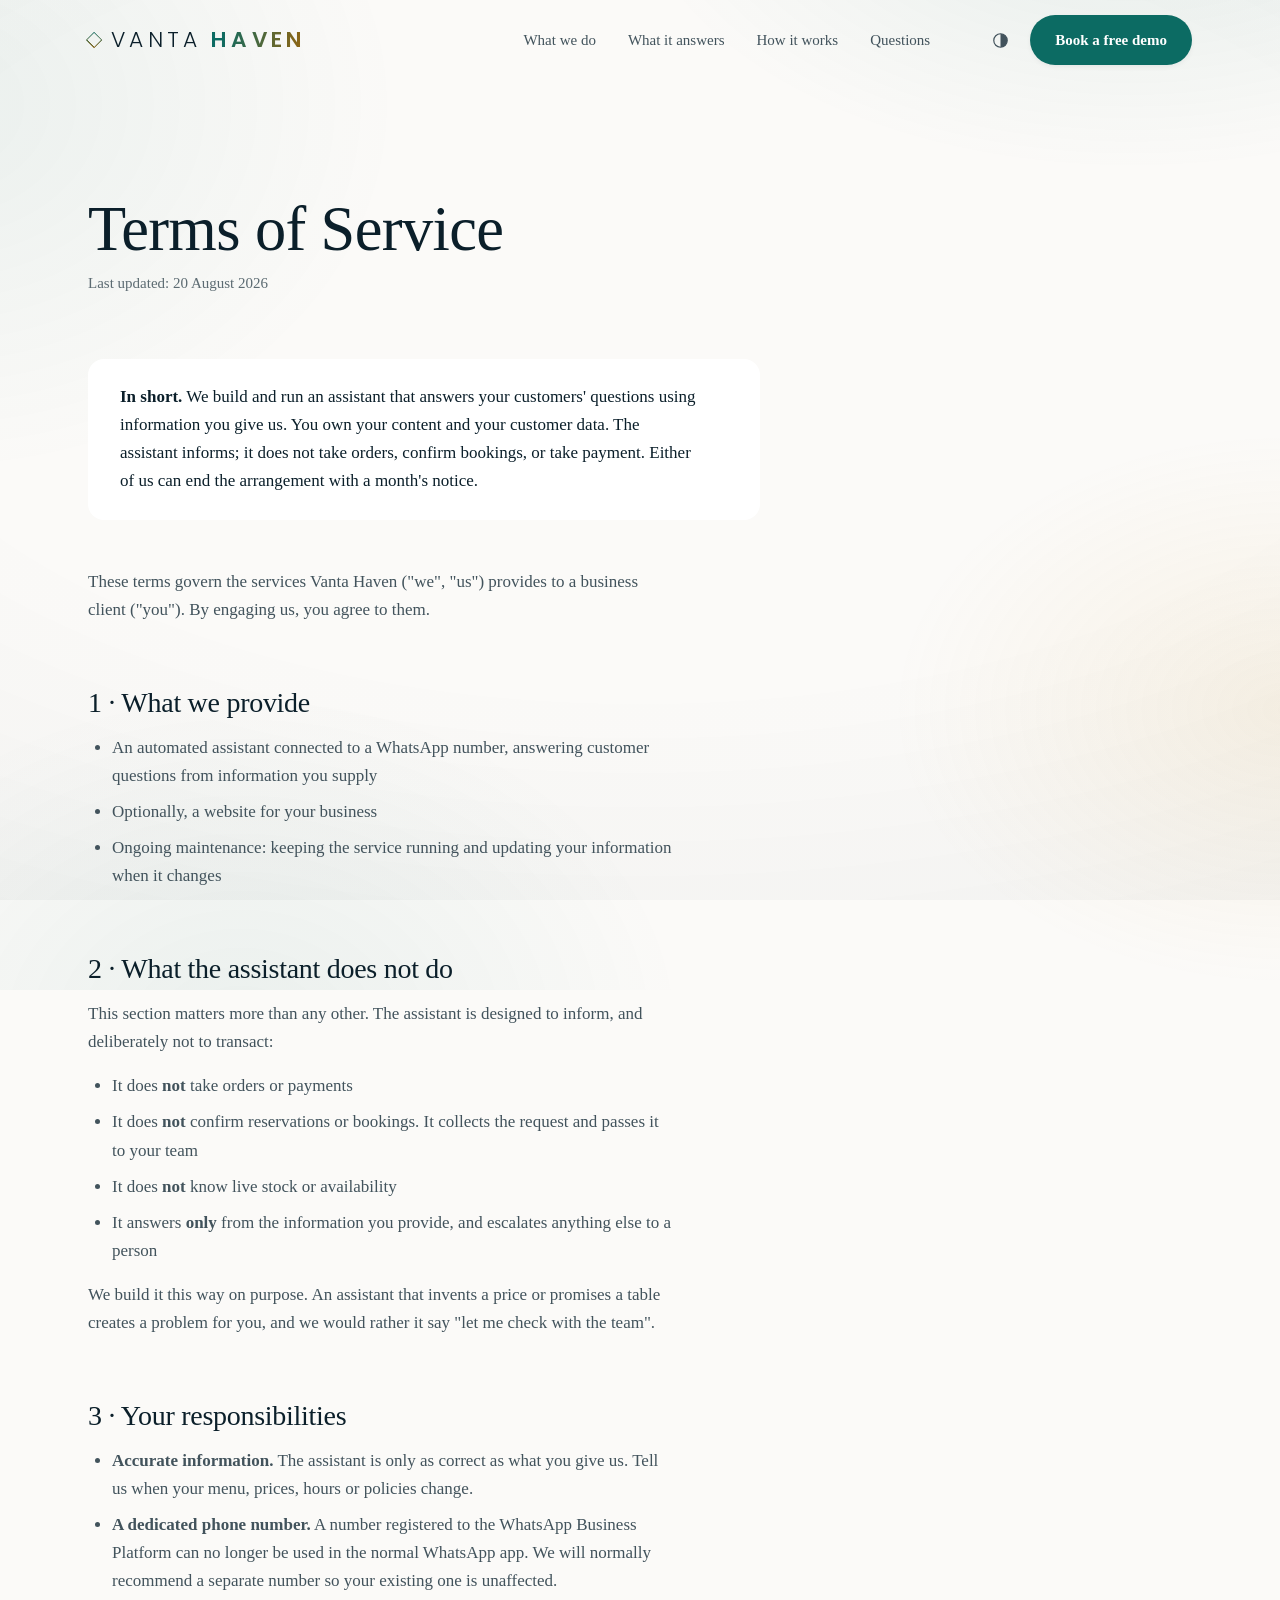
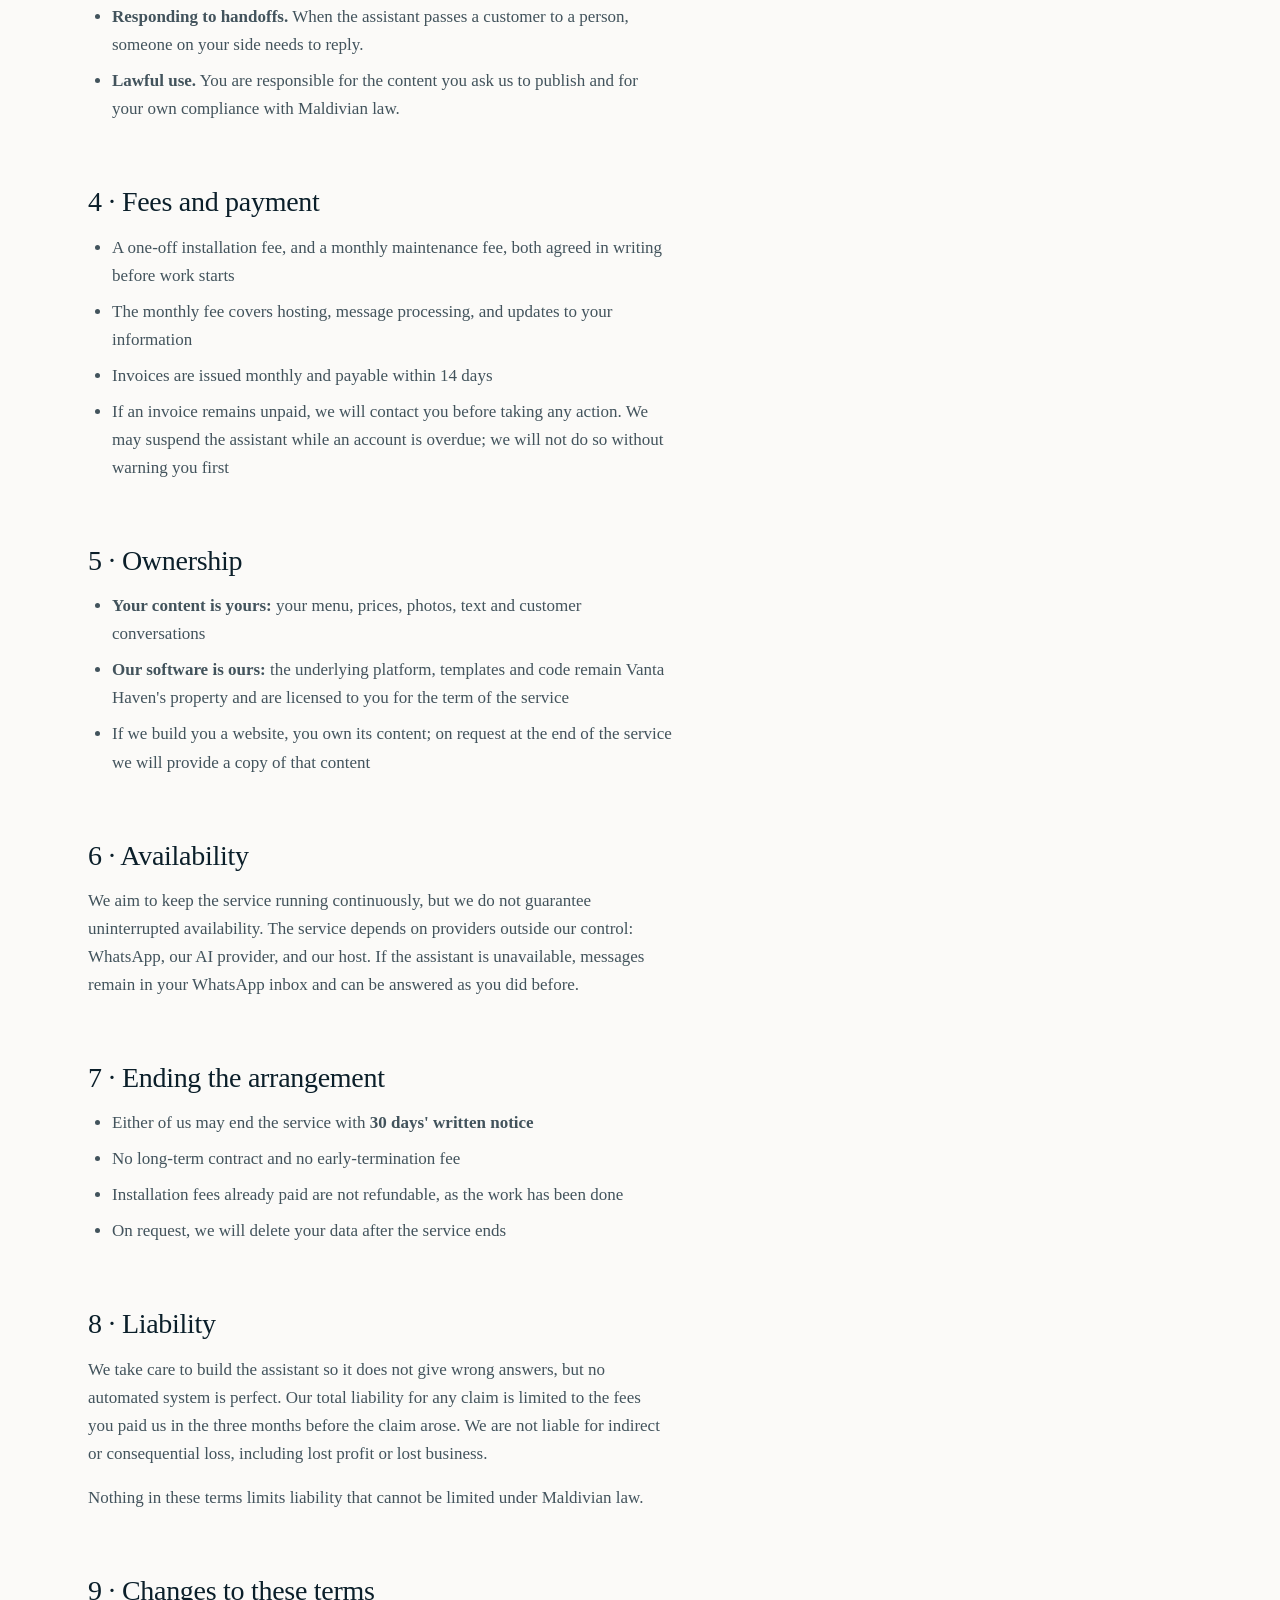
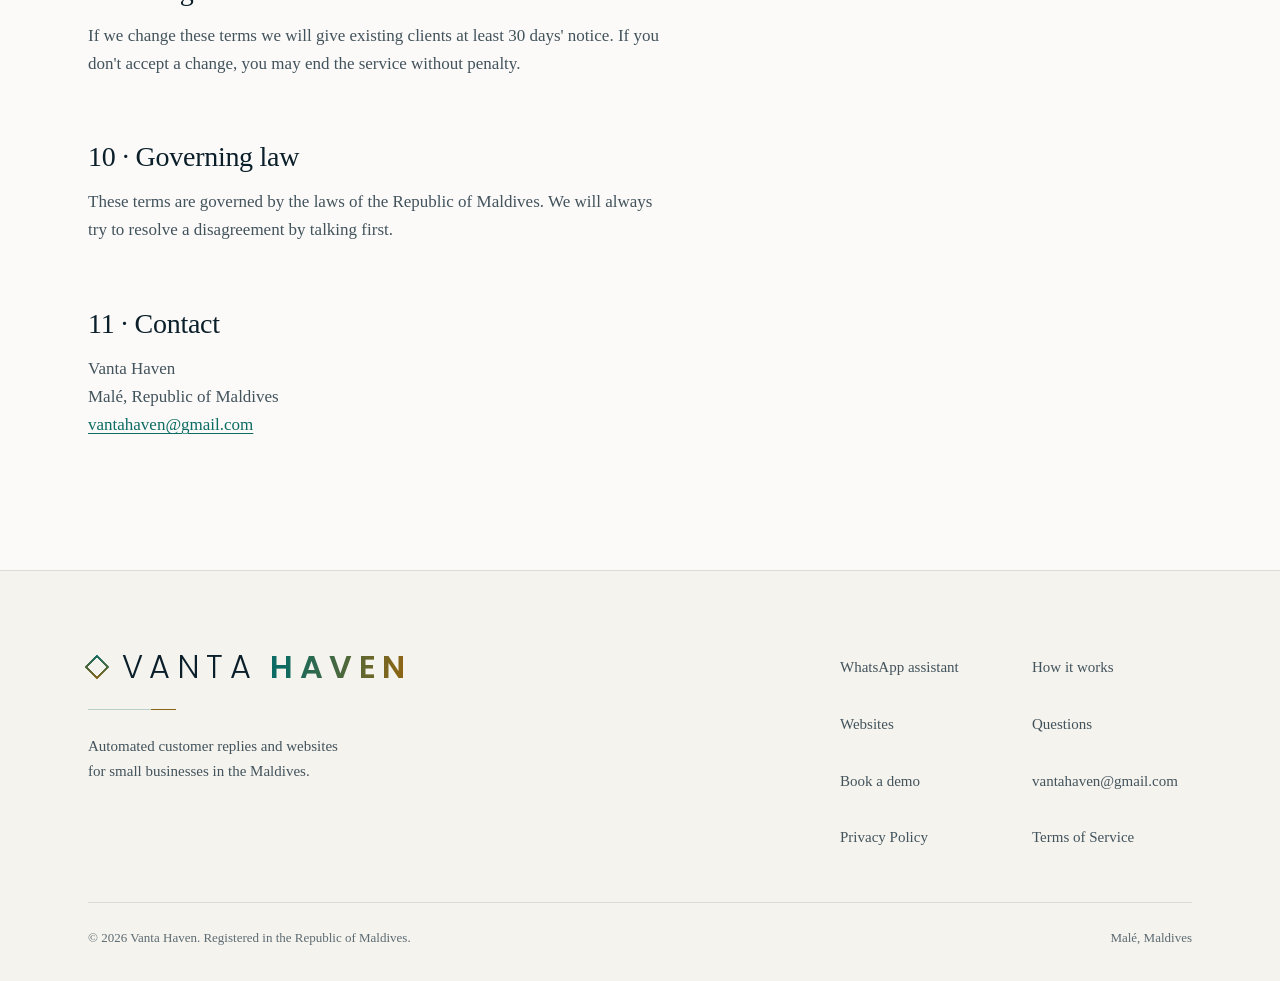
<file: terms.html>
<!DOCTYPE html>
<html lang="en">
<head>
<meta charset="utf-8">
<meta name="viewport" content="width=device-width, initial-scale=1">
<title>Terms of Service — Vanta Haven</title>
<meta name="description" content="The terms under which Vanta Haven provides automated WhatsApp assistants and websites to businesses in the Maldives.">
<link rel="canonical" href="https://vantahaven.mv/terms">
<meta property="og:type" content="article">
<meta property="og:url" content="https://vantahaven.mv/terms">
<meta property="og:site_name" content="Vanta Haven">
<meta property="og:title" content="Terms of Service — Vanta Haven">
<meta property="og:description" content="The terms under which Vanta Haven provides WhatsApp assistants and websites.">
<meta property="og:locale" content="en_GB">
<meta property="og:image" content="https://vantahaven.mv/assets/og.png">
<meta property="og:image:width" content="1200">
<meta property="og:image:height" content="630">
<meta name="twitter:card" content="summary_large_image">
<meta name="robots" content="index,follow">
<meta name="theme-color" content="#07100F">

<link rel="icon" type="image/svg+xml" href="assets/favicon.svg">
<link rel="apple-touch-icon" href="assets/apple-touch-icon.png">

<script>
(function(){
  var d=document.documentElement,t;
  d.classList.add('js');
  try{
    t=localStorage.getItem('nh-theme');
    if(t!=='light'&&t!=='dark'){
      t=window.matchMedia&&window.matchMedia('(prefers-color-scheme: light)').matches?'light':'dark';
    }
  }catch(e){t='dark';}
  d.setAttribute('data-theme',t);
  var m=document.querySelector('meta[name="theme-color"]');
  if(m)m.setAttribute('content',t==='light'?'#FBFAF8':'#07100F');
})();
</script>

<link rel="stylesheet" href="assets/styles.css">
</head>
<body>

<a class="skip" href="#main">Skip to content</a>

<header class="site-header" data-stuck="false">
  <div class="wrap">
    <nav class="nav" aria-label="Primary">
      <a class="wordmark" data-logo-responsive aria-label="Vanta Haven — home" href="index.html"><span class="wordmark__mark" aria-hidden="true"></span><span class="wordmark__v">Vanta</span><span class="wordmark__mono" aria-hidden="true">H</span><span class="wordmark__h">Haven</span></a>

      <ul class="nav__links">
        <li><a href="index.html#what-we-do">What we do</a></li>
        <li><a href="index.html#what-it-answers">What it answers</a></li>
        <li><a href="index.html#how-it-works">How it works</a></li>
        <li><a href="index.html#questions">Questions</a></li>
      </ul>

      <div class="nav__end">
        <button class="theme" type="button" data-theme-toggle>
          <svg viewBox="0 0 24 24" fill="none" stroke="currentColor" stroke-width="1.5" stroke-linecap="round" stroke-linejoin="round" aria-hidden="true">
            <circle cx="12" cy="12" r="8.5"/>
            <path d="M12 3.5a8.5 8.5 0 0 1 0 17z" fill="currentColor" stroke="none"/>
          </svg>
          <span class="sr" data-theme-label>Switch to light theme</span>
        </button>

        <a class="btn btn--primary nav__cta" href="index.html#contact">Book a free demo</a>

        <button class="nav__toggle" type="button" aria-expanded="false" aria-controls="mobile-nav">
          <span class="bar"></span>
          <span class="sr">Menu</span>
        </button>
      </div>
    </nav>

    <div class="nav__drawer" id="mobile-nav" data-open="false">
      <a href="index.html#what-we-do">What we do</a>
      <a href="index.html#what-it-answers">What it answers</a>
      <a href="index.html#how-it-works">How it works</a>
      <a href="index.html#questions">Questions</a>
      <a class="btn btn--primary btn--block" href="index.html#contact">Book a free demo</a>
    </div>
  </div>
</header>

<main id="main" class="section">
  <div class="wrap">
    <article class="legal">
      <h1>Terms of Service</h1>
      <p class="updated">Last updated: 20 August 2026</p>

      <div class="summary">
        <p><strong>In short.</strong> We build and run an assistant that answers your customers'
        questions using information you give us. You own your content and your customer data.
        The assistant informs; it does not take orders, confirm bookings, or take payment.
        Either of us can end the arrangement with a month's notice.</p>
      </div>

      <p>These terms govern the services Vanta Haven ("we", "us") provides to a business client
      ("you"). By engaging us, you agree to them.</p>

      <h2>1 &middot; What we provide</h2>
      <ul>
        <li>An automated assistant connected to a WhatsApp number, answering customer questions
            from information you supply</li>
        <li>Optionally, a website for your business</li>
        <li>Ongoing maintenance: keeping the service running and updating your information when
            it changes</li>
      </ul>

      <h2>2 &middot; What the assistant does not do</h2>
      <p>This section matters more than any other. The assistant is designed to inform, and
      deliberately not to transact:</p>
      <ul>
        <li>It does <strong>not</strong> take orders or payments</li>
        <li>It does <strong>not</strong> confirm reservations or bookings. It collects the request
            and passes it to your team</li>
        <li>It does <strong>not</strong> know live stock or availability</li>
        <li>It answers <strong>only</strong> from the information you provide, and escalates
            anything else to a person</li>
      </ul>
      <p>We build it this way on purpose. An assistant that invents a price or promises a table
      creates a problem for you, and we would rather it say "let me check with the team".</p>

      <h2>3 &middot; Your responsibilities</h2>
      <ul>
        <li><strong>Accurate information.</strong> The assistant is only as correct as what you
            give us. Tell us when your menu, prices, hours or policies change.</li>
        <li><strong>A dedicated phone number.</strong> A number registered to the WhatsApp Business
            Platform can no longer be used in the normal WhatsApp app. We will normally recommend a
            separate number so your existing one is unaffected.</li>
        <li><strong>Responding to handoffs.</strong> When the assistant passes a customer to a
            person, someone on your side needs to reply.</li>
        <li><strong>Lawful use.</strong> You are responsible for the content you ask us to publish
            and for your own compliance with Maldivian law.</li>
      </ul>

      <h2>4 &middot; Fees and payment</h2>
      <ul>
        <li>A one-off installation fee, and a monthly maintenance fee, both agreed in writing
            before work starts</li>
        <li>The monthly fee covers hosting, message processing, and updates to your information</li>
        <li>Invoices are issued monthly and payable within 14 days</li>
        <li>If an invoice remains unpaid, we will contact you before taking any action. We may
            suspend the assistant while an account is overdue; we will not do so without warning
            you first</li>
      </ul>

      <h2>5 &middot; Ownership</h2>
      <ul>
        <li><strong>Your content is yours:</strong> your menu, prices, photos, text and customer
            conversations</li>
        <li><strong>Our software is ours:</strong> the underlying platform, templates and code
            remain Vanta Haven's property and are licensed to you for the term of the service</li>
        <li>If we build you a website, you own its content; on request at the end of the service
            we will provide a copy of that content</li>
      </ul>

      <h2>6 &middot; Availability</h2>
      <p>We aim to keep the service running continuously, but we do not guarantee uninterrupted
      availability. The service depends on providers outside our control: WhatsApp, our AI
      provider, and our host. If the assistant is unavailable, messages remain in your WhatsApp
      inbox and can be answered as you did before.</p>

      <h2>7 &middot; Ending the arrangement</h2>
      <ul>
        <li>Either of us may end the service with <strong>30 days' written notice</strong></li>
        <li>No long-term contract and no early-termination fee</li>
        <li>Installation fees already paid are not refundable, as the work has been done</li>
        <li>On request, we will delete your data after the service ends</li>
      </ul>

      <h2>8 &middot; Liability</h2>
      <p>We take care to build the assistant so it does not give wrong answers, but no automated
      system is perfect. Our total liability for any claim is limited to the fees you paid us in
      the three months before the claim arose. We are not liable for indirect or consequential
      loss, including lost profit or lost business.</p>
      <p>Nothing in these terms limits liability that cannot be limited under Maldivian law.</p>

      <h2>9 &middot; Changes to these terms</h2>
      <p>If we change these terms we will give existing clients at least 30 days' notice. If you
      don't accept a change, you may end the service without penalty.</p>

      <h2>10 &middot; Governing law</h2>
      <p>These terms are governed by the laws of the Republic of Maldives. We will always try to
      resolve a disagreement by talking first.</p>

      <h2>11 &middot; Contact</h2>
      <p>
        Vanta Haven<br>
        Mal&eacute;, Republic of Maldives<br>
        <a href="mailto:vantahaven@gmail.com">vantahaven@gmail.com</a>
      </p>
    </article>
  </div>
</main>

<footer class="site-footer">
  <div class="wrap">
    <div class="footer__top">
      <div class="footer__blurb">
        <span class="wordmark"><span class="wordmark__mark" aria-hidden="true"></span><span class="wordmark__v">Vanta</span><span class="wordmark__mono" aria-hidden="true">H</span><span class="wordmark__h">Haven</span></span>
        <div class="rule"></div>
        <p>Automated customer replies and websites for small businesses in the Maldives.</p>
      </div>
      <nav class="footer__nav" aria-label="Footer">
        <a href="index.html#what-we-do">WhatsApp assistant</a>
        <a href="index.html#how-it-works">How it works</a>
        <a href="index.html#websites">Websites</a>
        <a href="index.html#questions">Questions</a>
        <a href="index.html#contact">Book a demo</a>
        <a href="mailto:vantahaven@gmail.com">vantahaven@gmail.com</a>
        <a href="privacy.html">Privacy Policy</a>
        <a href="terms.html">Terms of Service</a>
      </nav>
    </div>
    <div class="footer__bottom">
      <span>&copy; <span data-year>2026</span> Vanta Haven. Registered in the Republic of Maldives.</span>
      <span>Mal&eacute;, Maldives</span>
    </div>
  </div>
</footer>

<script src="assets/main.js" defer></script>
</body>
</html>
</file>
<file: assets/styles.css>
/* ============================================================
   Type — Times New Roman everywhere (founder's call).
   A system face: zero font downloads, zero third-party
   requests, instant first paint on every device.
   ============================================================ */

/* ============================================================
   Vanta Haven — design system
   Dark by default. [data-theme="light"] on <html> flips it.
   Spacing is an 8pt scale. Type is a fixed ramp.
   ============================================================ */

:root{
  color-scheme:dark;

  --bg:#07100F;
  --bg-2:#0B1817;
  --surface:#0E1E1C;
  --surface-2:#122523;
  --line:rgb(226 242 239 / .09);
  --line-2:rgb(226 242 239 / .17);
  --fg:#E9F1EF;
  --fg-2:#A7BAB6;
  --fg-3:#8CA09C;

  --accent:#4FD1B9;
  --accent-ink:#062B27;
  --accent-soft:rgb(79 209 185 / .13);
  --accent-line:rgb(79 209 185 / .32);
  --sand:#E5BB6E;

  --glow-a:rgb(79 209 185 / .13);
  --glow-b:rgb(20 118 108 / .20);
  --glow-c:rgb(229 187 110 / .07);
  --vignette:rgb(2 8 8 / .55);

  --shadow-1:0 2px 8px -2px rgb(2 10 9 / .5);
  --shadow-2:0 18px 40px -20px rgb(2 10 9 / .8), 0 2px 6px -3px rgb(2 10 9 / .6);
  --shadow-3:0 40px 80px -32px rgb(2 10 9 / .9), 0 4px 12px -6px rgb(2 10 9 / .7);

  --chat-canvas:#0C1A19;
  --chat-in:#152524;
  --chat-out:#123B34;
  --chat-fg:#D2ECE0;
  --chat-meta:#93B5A9;
  --chat-bar:#0B2A26;

  /* 8pt scale */
  --s1:4px;  --s2:8px;  --s3:12px; --s4:16px; --s5:24px;
  --s6:32px; --s7:40px; --s8:48px; --s9:64px; --s10:80px;
  --s11:96px; --s12:128px;

  --sect:clamp(80px,9vw,128px);
  --wrap:1200px;
  --gut:clamp(20px,4vw,48px);

  --r1:8px; --r2:12px; --r3:16px; --r4:24px; --r5:32px;

  --disp:'Times New Roman',Times,'Liberation Serif',Georgia,serif;
  --sans:'Times New Roman',Times,'Liberation Serif',Georgia,serif;

  --t-xs:.8125rem; --t-sm:.9375rem; --t-base:1.0625rem;
  --t-md:1.1875rem; --t-lg:1.375rem; --t-xl:1.75rem;
  --t-2xl:clamp(2rem,1.5rem + 2vw,2.75rem);
  --t-3xl:clamp(2.4rem,1.55rem + 3.4vw,3.9rem);
  --t-4xl:clamp(2.9rem,1.7rem + 4.9vw,5.1rem);

  --out:cubic-bezier(.16,1,.3,1);
  --spring:cubic-bezier(.32,.72,0,1);
  --ease:cubic-bezier(.4,0,.2,1);
}

[data-theme="light"]{
  color-scheme:light;

  --bg:#FBFAF8;
  --bg-2:#F5F3EE;
  --surface:#FFFFFF;
  --surface-2:#F7F5F0;
  --line:rgb(11 31 42 / .11);
  --line-2:rgb(11 31 42 / .20);
  --fg:#0B1F2A;
  --fg-2:#42535C;
  --fg-3:#5C6B72;

  --accent:#0C6B63;
  --accent-ink:#FFFFFF;
  --accent-soft:rgb(12 107 99 / .09);
  --accent-line:rgb(12 107 99 / .26);
  --sand:#8A6516;

  --glow-a:rgb(12 107 99 / .10);
  --glow-b:rgb(12 107 99 / .07);
  --glow-c:rgb(217 164 65 / .10);
  --vignette:rgb(11 31 42 / .05);

  --shadow-1:0 2px 6px -2px rgb(11 31 42 / .10);
  --shadow-2:0 16px 34px -18px rgb(11 31 42 / .22), 0 2px 5px -3px rgb(11 31 42 / .12);
  --shadow-3:0 36px 72px -30px rgb(11 31 42 / .28), 0 4px 10px -6px rgb(11 31 42 / .14);

  --chat-canvas:#ECE5DD;
  --chat-in:#FFFFFF;
  --chat-out:#D9FDD3;
  --chat-fg:#111B21;
  --chat-meta:#54636A;
  --chat-bar:#075E54;
}

/* ---------- reset + browser surfaces ---------- */

*,*::before,*::after{box-sizing:border-box}

html{
  -webkit-text-size-adjust:100%;
  scroll-behavior:smooth;
  scroll-padding-top:96px;
  scrollbar-color:var(--line-2) transparent;
}

body{
  margin:0;
  min-height:100vh;
  min-height:100dvh;
  background:var(--bg);
  color:var(--fg);
  font-family:var(--sans);
  font-size:var(--t-base);
  line-height:1.65;
  font-variant-numeric:tabular-nums;
  -webkit-font-smoothing:antialiased;
  text-rendering:optimizeLegibility;
  caret-color:var(--accent);
  /* hidden is the fallback — clip avoids creating a scroll container */
  overflow-x:hidden;
  overflow-x:clip;
}

body::before{
  content:"";
  position:fixed;
  inset:-10%;
  z-index:-2;
  pointer-events:none;
  background:
    radial-gradient(52% 44% at 82% -4%,var(--glow-a),transparent 64%),
    radial-gradient(46% 52% at 4% 18%,var(--glow-b),transparent 66%),
    radial-gradient(40% 40% at 92% 74%,var(--glow-c),transparent 64%),
    radial-gradient(44% 48% at 24% 104%,var(--glow-b),transparent 66%);
}

body::after{
  content:"";
  position:fixed;
  inset:0;
  z-index:-1;
  pointer-events:none;
  background:radial-gradient(128% 92% at 50% 34%,transparent 46%,var(--vignette) 100%);
}

::selection{background:var(--accent-soft);color:var(--fg)}
::-webkit-scrollbar{width:12px;height:12px}
::-webkit-scrollbar-track{background:transparent}
::-webkit-scrollbar-thumb{background:var(--line-2);border-radius:99px;border:3px solid var(--bg)}
::-webkit-scrollbar-thumb:hover{background:var(--fg-3)}

img,svg{display:block;max-width:100%;height:auto}
a{color:inherit;text-underline-offset:.2em;text-decoration-thickness:1px}
button{font:inherit;color:inherit;cursor:pointer;border:0;background:none}
ul,ol{margin:0;padding:0;list-style:none}
p{margin:0;text-wrap:pretty}

/* author display rules must never defeat the hidden attribute
   (this exact class of bug shipped once already — keep the guard) */
[hidden]{display:none!important}

h1,h2,h3,h4{
  margin:0;
  font-family:var(--disp);
  font-weight:400;
  /* Times runs tighter than a humanist sans — ease off the tracking */
  letter-spacing:-.01em;
  line-height:1.08;
  text-wrap:balance;
}

:focus-visible{outline:2px solid var(--accent);outline-offset:3px;border-radius:4px}

.skip{
  position:absolute;left:-9999px;top:0;z-index:60;
  background:var(--accent);color:var(--accent-ink);
  padding:var(--s3) var(--s5);border-radius:0 0 var(--r1) 0;
  font-weight:600;font-size:var(--t-sm);text-decoration:none;
}
.skip:focus{left:0}

.sr{position:absolute;width:1px;height:1px;padding:0;margin:-1px;overflow:hidden;clip:rect(0 0 0 0);white-space:nowrap;border:0}

/* ---------- tooltips ----------
   opt-in via data-tip="…"; shows on hover AND keyboard focus.
   Ink-on-paper chip inverts per theme automatically. */

[data-tip]{position:relative}
[data-tip]::after{
  content:attr(data-tip);
  position:absolute;bottom:calc(100% + 10px);left:50%;
  transform:translate(-50%,3px);
  background:var(--fg);color:var(--bg);
  font-family:var(--sans);font-size:.75rem;line-height:1;
  padding:7px 10px;border-radius:8px;white-space:nowrap;
  opacity:0;pointer-events:none;z-index:50;box-shadow:var(--shadow-2);
  transition:opacity .25s var(--ease),transform .3s var(--spring);
}
[data-tip]::before{
  content:"";position:absolute;bottom:calc(100% + 5px);left:50%;
  transform:translate(-50%,3px);
  border:5px solid transparent;border-top-color:var(--fg);
  opacity:0;pointer-events:none;z-index:50;
  transition:opacity .25s var(--ease),transform .3s var(--spring);
}
[data-tip]:hover::after,[data-tip]:focus-visible::after,
[data-tip]:hover::before,[data-tip]:focus-visible::before{
  opacity:1;transform:translate(-50%,0);
}

/* ---------- layout ---------- */

.wrap{max-width:var(--wrap);margin-inline:auto;padding-inline:var(--gut)}
.section{padding-block:var(--sect);position:relative}
.section + .section{border-top:1px solid var(--line)}

.shead{max-width:34rem}
.shead h2{font-size:var(--t-3xl);margin-bottom:var(--s5)}
.shead p{color:var(--fg-2);max-width:46ch}

.section > .wrap > .shead + *{margin-top:var(--s9)}

/* head on the left, content on the right, filling the width */
.split{display:grid;gap:var(--s8) var(--s10);align-items:start}
@media (min-width:900px){
  .split{grid-template-columns:minmax(0,22rem) minmax(0,1fr);gap:var(--s9) clamp(48px,6vw,96px)}
  .split > .shead{position:sticky;top:112px}
}

/* ---------- wordmark ---------- */

/* Poppins, self-hosted and subset to the six glyphs the wordmark uses
   (V A N T H E, both cases). 1.1 KB per weight. Self-hosted on purpose:
   _headers sets font-src 'self' and style-src 'self', so a Google Fonts
   link would be BLOCKED and fall back to system-ui with no error anywhere —
   and the README's "no third-party requests at runtime" still holds. */
@font-face{
  font-family:'Poppins';font-style:normal;font-weight:300;font-display:swap;
  src:url('fonts/poppins-300.woff2') format('woff2');
}
@font-face{
  font-family:'Poppins';font-style:normal;font-weight:600;font-display:swap;
  src:url('fonts/poppins-600.woff2') format('woff2');
}

/* A3 — the standard logo. Hollow diamond carrying the mint-to-sand ramp on
   its edge, then VANTA light, then HAVEN with the same ramp filling the
   letterforms.

   The lock-up degrades in two steps as space runs out:
     .wordmark            A3  full     ◇ VANTA HAVEN
     .wordmark.is-mono    C3  monogram ◇ VH
     .wordmark.is-mark    C4  mark     ◇
   Both narrower states animate from the one before rather than swapping,
   so a resize reads as the logo folding up, not as a different logo. */

.wordmark{
  font-family:'Poppins',var(--sans);
  font-weight:300;font-size:1.36rem;line-height:1;
  letter-spacing:.2em;text-transform:uppercase;
  color:var(--fg);text-decoration:none;white-space:nowrap;
  display:inline-flex;align-items:center;
}

/* the diamond: a rotated square, so it stays crisp at any size and needs no
   SVG. The gradient sits on the BORDER via a mask, which is the only way to
   ramp an outline in CSS. */
.wordmark__mark{
  flex:none;display:inline-block;
  width:.56em;height:.56em;margin-right:.5em;
  transform:rotate(45deg);
  border:.09em solid transparent;
  background:linear-gradient(135deg,var(--accent),var(--sand)) border-box;
  -webkit-mask:linear-gradient(#000 0 0) padding-box,linear-gradient(#000 0 0);
          mask:linear-gradient(#000 0 0) padding-box,linear-gradient(#000 0 0);
  -webkit-mask-composite:xor;mask-composite:exclude;
  transition:width .34s cubic-bezier(.4,0,.2,1),height .34s cubic-bezier(.4,0,.2,1),
             margin .34s cubic-bezier(.4,0,.2,1);
}

/* "VANTA" — plain, and the part that collapses first */
.wordmark__v{
  font-weight:300;
  display:inline-block;overflow:hidden;
  max-width:8em;opacity:1;
  transition:max-width .34s cubic-bezier(.4,0,.2,1),margin .34s cubic-bezier(.4,0,.2,1),opacity .2s ease .06s;
}

/* "HAVEN" — the gradient. background-clip:text needs a transparent colour,
   which is why any glow on this has to be filter:drop-shadow and never
   text-shadow (a text-shadow paints behind the glyphs and shows through). */
.wordmark__h{
  font-weight:600;
  /* letter-spacing alone left VANTAHAVEN reading as a single word */
  margin-left:.34em;
  background:linear-gradient(96deg,var(--accent) 10%,var(--sand) 92%);
  -webkit-background-clip:text;background-clip:text;color:transparent;
  display:inline-block;overflow:hidden;
  max-width:8em;opacity:1;
  transition:max-width .34s cubic-bezier(.4,0,.2,1),margin .34s cubic-bezier(.4,0,.2,1),opacity .2s ease .06s;
}

/* the monogram's "H" — present in the DOM at all times so the transition has
   something to animate to; zero-width until the mono state calls for it */
.wordmark__mono{
  font-weight:600;
  margin-left:.08em;
  background:linear-gradient(96deg,var(--accent) 10%,var(--sand) 92%);
  -webkit-background-clip:text;background-clip:text;color:transparent;
  display:inline-block;overflow:hidden;
  max-width:0;opacity:0;
  transition:max-width .34s cubic-bezier(.4,0,.2,1),opacity .2s ease;
}

/* C3 — monogram. VANTA collapses to its V, HAVEN collapses away, the mono H
   opens. Result: a gradient VH beside the mark. */
.wordmark.is-mono .wordmark__v{max-width:.86em;}
.wordmark.is-mono .wordmark__h{max-width:0;opacity:0;margin-left:0;}
.wordmark.is-mono .wordmark__mono{max-width:1.2em;opacity:1;}

/* C4 — mark alone. Everything but the diamond folds away and the diamond
   grows to hold the same optical weight. */
.wordmark.is-mark .wordmark__v,
.wordmark.is-mark .wordmark__h,
.wordmark.is-mark .wordmark__mono{max-width:0;opacity:0;margin-left:0;}
.wordmark.is-mark .wordmark__mark{width:.86em;height:.86em;margin-right:0;}

/* Motion is decoration here — the states must still be reachable without it */
@media (prefers-reduced-motion:reduce){
  .wordmark__mark,.wordmark__v,.wordmark__h,.wordmark__mono{transition:none;}
}

/* Light ground: the ramp darkens to hold contrast on white. Print gets the
   same treatment — a mint-to-sand ramp on paper is close to invisible. */
@media print{
  .wordmark__h,.wordmark__mono{
    background:none;-webkit-text-fill-color:#0B1817;color:#0B1817;
  }
  .wordmark__mark{background:none;border-color:#0B1817;}
}

.rule{height:1px;width:88px;background:var(--accent-line);position:relative;margin-block:var(--s5)}
.rule::after{content:"";position:absolute;right:0;top:0;height:1px;width:28%;background:var(--sand)}

/* ---------- header ---------- */

.site-header{position:sticky;top:0;z-index:40}
.site-header::before{
  content:"";position:absolute;inset:0;
  background:color-mix(in srgb,var(--bg) 82%,transparent);
  -webkit-backdrop-filter:saturate(150%) blur(14px);
  backdrop-filter:saturate(150%) blur(14px);
  border-bottom:1px solid var(--line);
  opacity:0;transition:opacity .4s var(--spring);
}
.site-header[data-stuck="true"]::before{opacity:1}

.nav{position:relative;display:flex;align-items:center;gap:var(--s5);min-height:80px}
.nav__links{display:none;gap:var(--s6);margin-inline-start:auto;font-size:var(--t-sm)}
.nav__links a{
  color:var(--fg-2);text-decoration:none;padding-block:var(--s1);
  position:relative;transition:color .24s var(--ease);
}
.nav__links a::after{
  content:"";position:absolute;left:0;right:0;bottom:-2px;height:1px;background:var(--accent);
  transform:scaleX(0);transform-origin:left;transition:transform .4s var(--spring);
}
.nav__links a:hover{color:var(--fg)}
.nav__links a:hover::after{transform:scaleX(1)}

.nav__end{display:flex;align-items:center;gap:var(--s2);margin-inline-start:auto}
@media (min-width:960px){.nav__end{margin-inline-start:var(--s5)}}
.nav .nav__cta{display:none}

.theme{
  width:44px;height:44px;display:grid;place-items:center;border-radius:var(--r1);
  color:var(--fg-2);border:1px solid transparent;
  transition:color .24s var(--ease),background .24s var(--ease),border-color .24s var(--ease);
}
.theme:hover{color:var(--fg);background:var(--surface);border-color:var(--line)}
.theme svg{width:19px;height:19px;transition:transform .6s var(--spring)}
.theme:hover svg{transform:rotate(-32deg)}

.nav__toggle{
  width:44px;height:44px;display:grid;place-items:center;border-radius:var(--r1);
  border:1px solid var(--line-2);background:var(--surface);
}
.nav__toggle .bar{display:block;width:16px;height:1.5px;background:var(--fg);border-radius:2px;position:relative}
.nav__toggle .bar::before,.nav__toggle .bar::after{
  content:"";position:absolute;left:0;width:16px;height:1.5px;background:var(--fg);border-radius:2px;
  transition:transform .45s var(--spring),top .45s var(--spring);
}
.nav__toggle .bar::before{top:-5px}
.nav__toggle .bar::after{top:5px}
.nav__toggle[aria-expanded="true"] .bar{background:transparent}
.nav__toggle[aria-expanded="true"] .bar::before{top:0;transform:rotate(45deg)}
.nav__toggle[aria-expanded="true"] .bar::after{top:0;transform:rotate(-45deg)}

.nav__drawer{
  position:relative;display:none;padding-block:var(--s2) var(--s6);
  border-top:1px solid var(--line);
  background:color-mix(in srgb,var(--bg) 92%,transparent);
  -webkit-backdrop-filter:blur(14px);backdrop-filter:blur(14px);
}
.nav__drawer[data-open="true"]{display:block}
.nav__drawer a:not(.btn){
  display:block;padding:var(--s4) var(--s1);text-decoration:none;
  border-bottom:1px solid var(--line);color:var(--fg);
}
.nav__drawer a.btn{margin-top:var(--s5);width:100%}
/* without JS the drawer never opens — show it inline instead so
   no-JS mobile visitors still get full navigation */
html:not(.js) .nav__drawer{display:block}
.js .nav__drawer[data-open="true"] > *{opacity:0;transform:translateY(10px);animation:drawerIn .5s var(--out) forwards}
.js .nav__drawer[data-open="true"] > *:nth-child(1){animation-delay:.02s}
.js .nav__drawer[data-open="true"] > *:nth-child(2){animation-delay:.06s}
.js .nav__drawer[data-open="true"] > *:nth-child(3){animation-delay:.1s}
.js .nav__drawer[data-open="true"] > *:nth-child(4){animation-delay:.14s}
.js .nav__drawer[data-open="true"] > *:nth-child(5){animation-delay:.18s}
@keyframes drawerIn{to{opacity:1;transform:none}}

@media (min-width:960px){
  .nav__links{display:flex}
  .nav .nav__cta{display:inline-flex}
  .nav__toggle{display:none}
  .nav__drawer{display:none!important}
}

/* ---------- buttons ---------- */

.btn{
  display:inline-flex;align-items:center;justify-content:center;gap:var(--s2);
  padding:var(--s3) var(--s5);border-radius:999px;border:1px solid transparent;
  font-size:var(--t-sm);font-weight:600;text-decoration:none;white-space:nowrap;
  transition:background .3s var(--ease),color .3s var(--ease),
             border-color .3s var(--ease),transform .3s var(--spring),
             box-shadow .3s var(--ease);
}
.btn:active{transform:scale(.975)}

.btn--primary{background:var(--accent);color:var(--accent-ink);box-shadow:var(--shadow-1)}
.btn--primary:hover{box-shadow:var(--shadow-2);transform:translateY(-1px)}
.btn--primary:active{transform:scale(.975)}

.btn--ghost{border-color:var(--line-2);color:var(--fg)}
.btn--ghost:hover{border-color:var(--accent-line);background:var(--accent-soft)}

.btn--lg{padding:var(--s3) var(--s3) var(--s3) var(--s6);font-size:var(--t-base)}
.btn--block{width:100%}

/* trailing icon nested in its own disc */
.btn__disc{
  width:30px;height:30px;flex:none;border-radius:999px;display:grid;place-items:center;
  background:rgb(0 0 0 / .16);
  transition:transform .45s var(--spring),background .3s var(--ease);
}
.btn--ghost .btn__disc{background:var(--accent-soft)}
.btn__disc svg{width:13px;height:13px;stroke-width:1.6}
.btn:hover .btn__disc{transform:translate(2px,-2px) scale(1.06)}
.btn[aria-busy="true"]{opacity:.66;pointer-events:none}

/* ---------- hero ---------- */

.hero{position:relative;padding-block:clamp(48px,7vw,96px) clamp(64px,8vw,112px);overflow:hidden}
.hero__aura{
  position:absolute;inset:-30% -10% auto;height:150%;z-index:-1;pointer-events:none;
  background:
    radial-gradient(38% 44% at 68% 22%,var(--glow-a),transparent 62%),
    radial-gradient(34% 40% at 22% 68%,var(--glow-b),transparent 64%);
  filter:blur(10px);
}
.js .hero__aura{animation:drift 34s var(--ease) infinite alternate}
@keyframes drift{
  0%{transform:translate3d(-2%,0,0) scale(1)}
  50%{transform:translate3d(3%,2%,0) scale(1.08)}
  100%{transform:translate3d(-1%,-2%,0) scale(1.03)}
}

.hero__grid{display:grid;gap:clamp(48px,6vw,80px);align-items:center}
@media (min-width:1000px){.hero__grid{grid-template-columns:1.05fr .95fr}}

.hero h1{font-size:var(--t-4xl);letter-spacing:-.015em;margin-bottom:var(--s5)}
.hero h1 em{font-style:italic;color:var(--accent)}
.hero__lead{font-size:var(--t-md);color:var(--fg-2);max-width:34rem;margin-bottom:var(--s7)}
.hero__actions{display:flex;flex-wrap:wrap;gap:var(--s3)}
@media (max-width:560px){.hero__actions .btn{flex:1 1 100%}}
.hero__where{
  font-size:var(--t-xs);color:var(--fg-3);margin-top:var(--s6);
  display:flex;align-items:center;gap:var(--s2);
}
.hero__where::before{content:"";width:24px;height:1px;background:var(--line-2);flex:none}

/* ---------- the phone ---------- */

.demo{justify-self:center;width:min(100%,392px)}
@media (max-width:420px){.demo__phone{min-height:400px}}
.demo__tray{
  padding:10px;border-radius:var(--r5);
  background:linear-gradient(160deg,rgb(255 255 255 / .07),rgb(255 255 255 / .02));
  box-shadow:var(--shadow-3);
}
[data-theme="light"] .demo__tray{background:linear-gradient(160deg,rgb(11 31 42 / .07),rgb(11 31 42 / .03))}
.demo__phone{
  border-radius:calc(var(--r5) - 10px);overflow:hidden;
  background:var(--chat-canvas);
  display:flex;flex-direction:column;min-height:452px;
  box-shadow:inset 0 1px 0 rgb(255 255 255 / .1);
}
.demo__bar{
  background:var(--chat-bar);color:#fff;padding:var(--s3) var(--s4);
  display:flex;align-items:center;gap:var(--s3);flex:none;
}
.demo__av{
  width:34px;height:34px;border-radius:10px;background:var(--accent);color:var(--accent-ink);
  flex:none;display:grid;place-items:center;font-family:var(--disp);font-size:1rem;
}
.demo__who{flex:1;min-width:0;line-height:1.35}
.demo__who b{display:block;font-size:var(--t-sm);font-weight:600}
.demo__who span{display:flex;align-items:center;gap:var(--s1);font-size:.6875rem;color:rgb(255 255 255 / .78)}
.demo__who i{width:5px;height:5px;border-radius:50%;background:#5FE39F;display:block;flex:none}

.demo__body{flex:1;padding:var(--s4) var(--s3);display:flex;flex-direction:column;gap:var(--s2);overflow:hidden}
.demo__stamp{
  align-self:center;background:var(--chat-in);font-size:.6875rem;color:var(--chat-meta);
  padding:var(--s1) var(--s3);border-radius:var(--r1);margin-bottom:var(--s1);
}

.msg{
  max-width:84%;padding:var(--s2) var(--s3);font-size:var(--t-sm);line-height:1.5;
  border-radius:var(--r2);color:var(--chat-fg);box-shadow:var(--shadow-1);
}
.msg--in{background:var(--chat-in);align-self:flex-start;border-bottom-left-radius:var(--s1)}
.msg--out{background:var(--chat-out);align-self:flex-end;border-bottom-right-radius:var(--s1)}
.msg time{display:block;font-size:.6875rem;color:var(--chat-meta);text-align:right;margin-top:2px}

.typing{
  align-self:flex-start;background:var(--chat-in);border-radius:var(--r2);
  border-bottom-left-radius:var(--s1);padding:var(--s3);
  display:flex;gap:var(--s1);box-shadow:var(--shadow-1);
}
.typing i{width:5px;height:5px;border-radius:50%;background:var(--chat-meta);display:block}

.demo__caption{margin-top:var(--s5);text-align:center;font-size:var(--t-xs);color:var(--fg-3)}
.demo__caption b{color:var(--accent);font-weight:600}
.demo__replay{
  display:flex;align-items:center;justify-content:center;gap:var(--s2);margin:var(--s2) auto 0;
  font-size:var(--t-xs);color:var(--fg-3);transition:color .3s var(--ease);
}
.demo__replay:hover{color:var(--accent)}
.demo__replay svg{width:13px;height:13px;stroke-width:1.5;transition:transform .6s var(--spring)}
.demo__replay:hover svg{transform:rotate(-180deg)}

/* the one authored motion moment */
.js .demo__body [data-seq]{opacity:0;transform:translateY(12px) scale(.985);filter:blur(3px)}
.js .demo__body [data-seq].is-in{animation:seq .62s var(--out) forwards}
@keyframes seq{to{opacity:1;transform:none;filter:blur(0)}}
.js .typing{display:none}
.js .typing.is-on{display:flex}
.typing.is-on i{animation:blink 1.3s infinite}
.typing.is-on i:nth-child(2){animation-delay:.16s}
.typing.is-on i:nth-child(3){animation-delay:.32s}
@keyframes blink{0%,62%,100%{opacity:.3;transform:translateY(0)}31%{opacity:1;transform:translateY(-3px)}}

/* ---------- assurance band ---------- */

.band{border-block:1px solid var(--line);background:var(--bg-2)}
.band ul{display:grid;gap:var(--s4);padding-block:var(--s5)}
@media (min-width:820px){.band ul{grid-template-columns:repeat(3,1fr);gap:var(--s8)}}
.band li{display:flex;align-items:flex-start;gap:var(--s3);font-size:var(--t-sm);color:var(--fg-2)}
.band b{color:var(--fg);font-weight:600}
.band svg{width:16px;height:16px;stroke-width:1.5;color:var(--accent);flex:none;margin-top:3px}

/* ---------- services ---------- */

.svc{border-top:1px solid var(--line);padding-block:var(--s9);display:grid;gap:var(--s6) var(--s10)}
.svc:first-of-type{border-top:0;padding-top:0}
@media (min-width:900px){.svc{grid-template-columns:minmax(0,1fr) minmax(0,1.2fr)}}
.svc__mark{display:flex;align-items:center;gap:var(--s3);margin-bottom:var(--s5);color:var(--accent)}
.svc__mark svg{width:22px;height:22px;stroke-width:1.35;flex:none}
.svc__mark span{font-size:var(--t-xs);color:var(--fg-3);letter-spacing:.02em}
.svc h3{font-size:var(--t-2xl);margin-bottom:var(--s4)}
.svc__lede{color:var(--fg-2);max-width:38ch}
.svc__list{columns:2;column-gap:var(--s7)}
@media (max-width:640px){.svc__list{columns:1}}
.svc__list li{
  position:relative;padding-inline-start:var(--s6);margin-bottom:var(--s4);
  font-size:var(--t-sm);color:var(--fg-2);break-inside:avoid;
}
.svc__list li::before{
  content:"";position:absolute;left:0;top:.42em;width:10px;height:5px;
  border-left:1.5px solid var(--accent);border-bottom:1.5px solid var(--accent);
  transform:rotate(-45deg);
}

/* ---------- what it answers ---------- */

.ask{display:grid}
.ask__row{
  display:grid;gap:var(--s4) var(--s8);align-items:start;
  padding-block:var(--s7);border-top:1px solid var(--line);
}
.ask__row:first-child{border-top:0;padding-top:0}
@media (min-width:820px){.ask__row{grid-template-columns:minmax(0,16rem) minmax(0,1fr);gap:var(--s4) var(--s9)}}
.ask__who h3{font-size:var(--t-lg);margin-bottom:var(--s2)}
.ask__who p{font-size:var(--t-xs);color:var(--fg-3)}
.ask__chips{display:flex;flex-wrap:wrap;gap:var(--s2)}
.ask__chips li{
  font-size:var(--t-sm);color:var(--fg-2);
  padding:var(--s2) var(--s4);border-radius:999px;
  background:var(--surface);border:1px solid var(--line);
  transition:color .3s var(--ease),border-color .3s var(--ease),transform .3s var(--spring);
}
.ask__chips li:hover{color:var(--fg);border-color:var(--accent-line);transform:translateY(-2px)}
.ask__note{
  margin-top:var(--s6);padding-top:var(--s5);border-top:1px solid var(--line);
  font-size:var(--t-sm);color:var(--fg-3);max-width:62ch;
}

/* ---------- the refusal ---------- */

.honest{display:grid;gap:clamp(40px,5vw,72px);align-items:center}
@media (min-width:940px){.honest{grid-template-columns:1fr 1fr}}
.proof{background:var(--chat-canvas);border-radius:var(--r4);padding:var(--s5);box-shadow:var(--shadow-2)}
.proof .msg{max-width:88%;font-size:var(--t-sm)}
.proof .msg + .msg{margin-top:var(--s2)}
.proof__foot{
  display:flex;gap:var(--s3);align-items:flex-start;margin-top:var(--s5);
  padding-top:var(--s4);border-top:1px solid var(--line-2);
  font-size:var(--t-xs);color:var(--chat-meta);
}
.proof__foot svg{width:16px;height:16px;stroke-width:1.4;color:var(--accent);flex:none;margin-top:2px}
.wont{margin-top:var(--s7)}
.wont li{position:relative;padding-inline-start:var(--s6);margin-bottom:var(--s4);color:var(--fg-2)}
.wont li::before{content:"";position:absolute;left:0;top:.72em;width:14px;height:1px;background:var(--accent-line)}
.wont b{color:var(--fg);font-weight:600}

/* ---------- how it works ---------- */

.steps{display:grid;gap:var(--s6)}
@media (min-width:900px){.steps{grid-template-columns:repeat(3,1fr);gap:var(--s8)}}
.split .steps{grid-template-columns:1fr;gap:var(--s7)}
.split .step p{max-width:52ch}
.step{position:relative;padding-top:var(--s6);border-top:1px solid var(--line)}
.step::after{
  content:"";position:absolute;top:-1px;left:0;width:38%;height:1px;background:var(--accent);
  transform:scaleX(0);transform-origin:left;transition:transform .8s var(--spring);
}
.step.is-in::after{transform:scaleX(1)}
.step:nth-child(2)::after{transition-delay:.12s}
.step:nth-child(3)::after{transition-delay:.24s}
.step h3{font-family:var(--sans);font-size:var(--t-base);font-weight:600;letter-spacing:0;margin-bottom:var(--s2)}
.step p{color:var(--fg-2);font-size:var(--t-sm);max-width:34ch}

/* ---------- faq ---------- */

.faq{display:grid;gap:var(--s7) var(--s10)}
@media (min-width:900px){.faq{grid-template-columns:1fr 1fr}}
.faq h3{font-family:var(--sans);font-size:var(--t-base);font-weight:600;letter-spacing:0;margin-bottom:var(--s3);color:var(--fg)}
.faq p{color:var(--fg-2);font-size:var(--t-sm);max-width:52ch}
.faq__item{position:relative;padding-inline-start:var(--s5)}
.faq__item::before{content:"";position:absolute;left:0;top:.5em;width:6px;height:6px;border-radius:50%;background:var(--accent-line)}
.faq__more{
  grid-column:1/-1;margin-top:var(--s2);padding-top:var(--s5);border-top:1px solid var(--line);
  font-size:var(--t-sm);color:var(--fg-3);
}
.faq__more a{color:var(--accent);font-weight:600}

/* ---------- contact ---------- */

.contact{display:grid;gap:var(--s8)}
@media (min-width:960px){.contact{grid-template-columns:minmax(0,1fr) 21rem;gap:clamp(48px,5vw,80px);align-items:start}}
.hp{position:absolute;left:-9999px;width:1px;height:1px;overflow:hidden}
.field{margin-bottom:var(--s4)}
.field label{display:block;font-size:var(--t-xs);font-weight:600;margin-bottom:var(--s2);color:var(--fg-2)}
.field input,.field textarea{
  width:100%;font:inherit;
  /* 16px+ stops iOS Safari zooming the field on focus */
  font-size:1rem;color:var(--fg);
  background:var(--surface);border:1px solid var(--line-2);border-radius:var(--r2);
  padding:var(--s3) var(--s4);
  transition:border-color .3s var(--ease),box-shadow .3s var(--ease),background .3s var(--ease);
}
.field input::placeholder,.field textarea::placeholder{color:var(--fg-3)}
.field input:focus,.field textarea:focus{
  outline:none;border-color:var(--accent);background:var(--surface-2);
  box-shadow:0 0 0 3px var(--accent-soft);
}
.field textarea{min-height:112px;resize:vertical}
.form__note{font-size:var(--t-xs);color:var(--fg-3);margin-top:var(--s4);text-align:center}
.form__status{margin-top:var(--s4);padding:var(--s3) var(--s4);border-radius:var(--r2);font-size:var(--t-sm);display:none}
.form__status[data-state="ok"]{display:block;background:var(--accent-soft);color:var(--accent)}
.form__status[data-state="err"]{display:block;background:rgb(229 187 110 / .12);color:var(--sand)}

.details{background:var(--surface);border-radius:var(--r3);padding:var(--s5)}
.details h3{font-family:var(--sans);font-size:var(--t-xs);color:var(--fg-3);font-weight:600;margin-bottom:var(--s4);letter-spacing:0}
.details dl{margin:0}
.details .row{
  display:flex;justify-content:space-between;gap:var(--s4);
  padding-block:var(--s3);border-bottom:1px solid var(--line);font-size:var(--t-sm);
}
.details .row:last-child{border-bottom:0;padding-bottom:0}
.details dt{color:var(--fg-3);flex:none}
.details dd{margin:0;text-align:right;font-weight:600;word-break:break-word;color:var(--fg)}
.details a{color:var(--accent)}

/* ---------- footer ---------- */

.site-footer{border-top:1px solid var(--line);background:var(--bg-2);padding-block:var(--s10) var(--s6)}
.footer__top{display:grid;gap:var(--s8);padding-bottom:var(--s8)}
@media (min-width:820px){.footer__top{grid-template-columns:minmax(0,1fr) minmax(0,22rem);gap:var(--s10)}}
.footer__blurb p{color:var(--fg-2);max-width:34ch;font-size:var(--t-sm)}
.footer__blurb .wordmark{font-size:2rem}
.footer__nav{display:grid;grid-template-columns:1fr 1fr;gap:var(--s5) var(--s6);align-content:start}
.footer__nav a{
  display:block;color:var(--fg-2);text-decoration:none;font-size:var(--t-sm);
  padding-block:var(--s1);transition:color .3s var(--ease);
}
.footer__nav a:hover{color:var(--accent)}
.footer__bottom{
  display:flex;flex-wrap:wrap;justify-content:space-between;gap:var(--s3);
  padding-top:var(--s5);border-top:1px solid var(--line);
  font-size:var(--t-xs);color:var(--fg-3);
}

/* ---------- legal pages ---------- */

.legal{max-width:42rem}
.legal h1{font-size:var(--t-3xl);margin-bottom:var(--s2)}
.legal .updated{color:var(--fg-3);font-size:var(--t-sm);margin-bottom:var(--s9)}
.legal h2{font-size:var(--t-xl);margin:var(--s9) 0 var(--s4)}
.legal h3{font-family:var(--sans);font-size:var(--t-base);font-weight:600;letter-spacing:0;margin:var(--s6) 0 var(--s2);color:var(--fg)}
.legal p,.legal li{color:var(--fg-2)}
.legal p{margin-bottom:var(--s4);max-width:68ch}
.legal ul{list-style:disc;padding-inline-start:var(--s5);margin-bottom:var(--s4)}
.legal li{margin-bottom:var(--s2);max-width:66ch}
.legal a{color:var(--accent)}
.legal .summary{background:var(--surface);border-radius:var(--r3);padding:var(--s5) var(--s6);margin-bottom:var(--s8)}
.legal .summary p{margin-bottom:0;color:var(--fg)}
.legal .cta-row{margin-top:var(--s8)}

/* ---------- authored motion ----------
   Everything here is doubly gated: html.js (no-JS visitors see a
   static page) AND prefers-reduced-motion (motion opt-outs see it
   too). Nothing below runs unless both boxes are ticked. */

@media (prefers-reduced-motion:no-preference){

  /* hero copy rises in on first paint */
  .js .hero [data-rise]{opacity:0;transform:translateY(22px);animation:heroRise .9s var(--out) forwards}
  .js .hero [data-rise="2"]{animation-delay:.1s}
  .js .hero [data-rise="3"]{animation-delay:.2s}
  .js .hero [data-rise="4"]{animation-delay:.3s}

  /* the phone breathes */
  .js .demo__phone{animation:float 7s ease-in-out 1.2s infinite alternate}

  /* scroll reveals */
  .js [data-reveal]{
    opacity:0;transform:translateY(20px);
    transition:opacity .75s var(--out),transform .75s var(--out);
    transition-delay:var(--rd,0ms);
  }
  .js [data-reveal].is-in{opacity:1;transform:none}

  .js [data-reveal-group] > *{
    opacity:0;transform:translateY(14px);
    transition:opacity .65s var(--out),transform .65s var(--out);
  }
  .js [data-reveal-group].is-in > *{opacity:1;transform:none}
  .js [data-reveal-group].is-in > *:nth-child(1){transition-delay:0s}
  .js [data-reveal-group].is-in > *:nth-child(2){transition-delay:.07s}
  .js [data-reveal-group].is-in > *:nth-child(3){transition-delay:.14s}
  .js [data-reveal-group].is-in > *:nth-child(4){transition-delay:.21s}
  .js [data-reveal-group].is-in > *:nth-child(5){transition-delay:.28s}
  .js [data-reveal-group].is-in > *:nth-child(6){transition-delay:.35s}
  .js [data-reveal-group].is-in > *:nth-child(7){transition-delay:.42s}
  .js [data-reveal-group].is-in > *:nth-child(8){transition-delay:.49s}
  .js [data-reveal-group].is-in > *:nth-child(9){transition-delay:.56s}
  .js [data-reveal-group].is-in > *:nth-child(n+10){transition-delay:.63s}
}

@keyframes heroRise{to{opacity:1;transform:none}}
@keyframes float{from{transform:translateY(0)}to{transform:translateY(-8px)}}

/* ---------- reduced motion ---------- */

@media (prefers-reduced-motion:reduce){
  html{scroll-behavior:auto}
  *,*::before,*::after{
    animation-duration:.01ms!important;animation-iteration-count:1!important;
    transition-duration:.01ms!important;
  }
  .js .demo__body [data-seq]{opacity:1;transform:none;filter:none}
  .js .typing{display:none!important}
  .js .hero__aura{animation:none}
  .step::after{transform:scaleX(1)}

  /* motion additions: land everything in its final state */
  .js .hero [data-rise]{opacity:1;transform:none;animation:none}
  .js .demo__phone{animation:none}
  .js [data-reveal],
  .js [data-reveal-group] > *{opacity:1!important;transform:none!important;transition:none!important}
}
</file>
